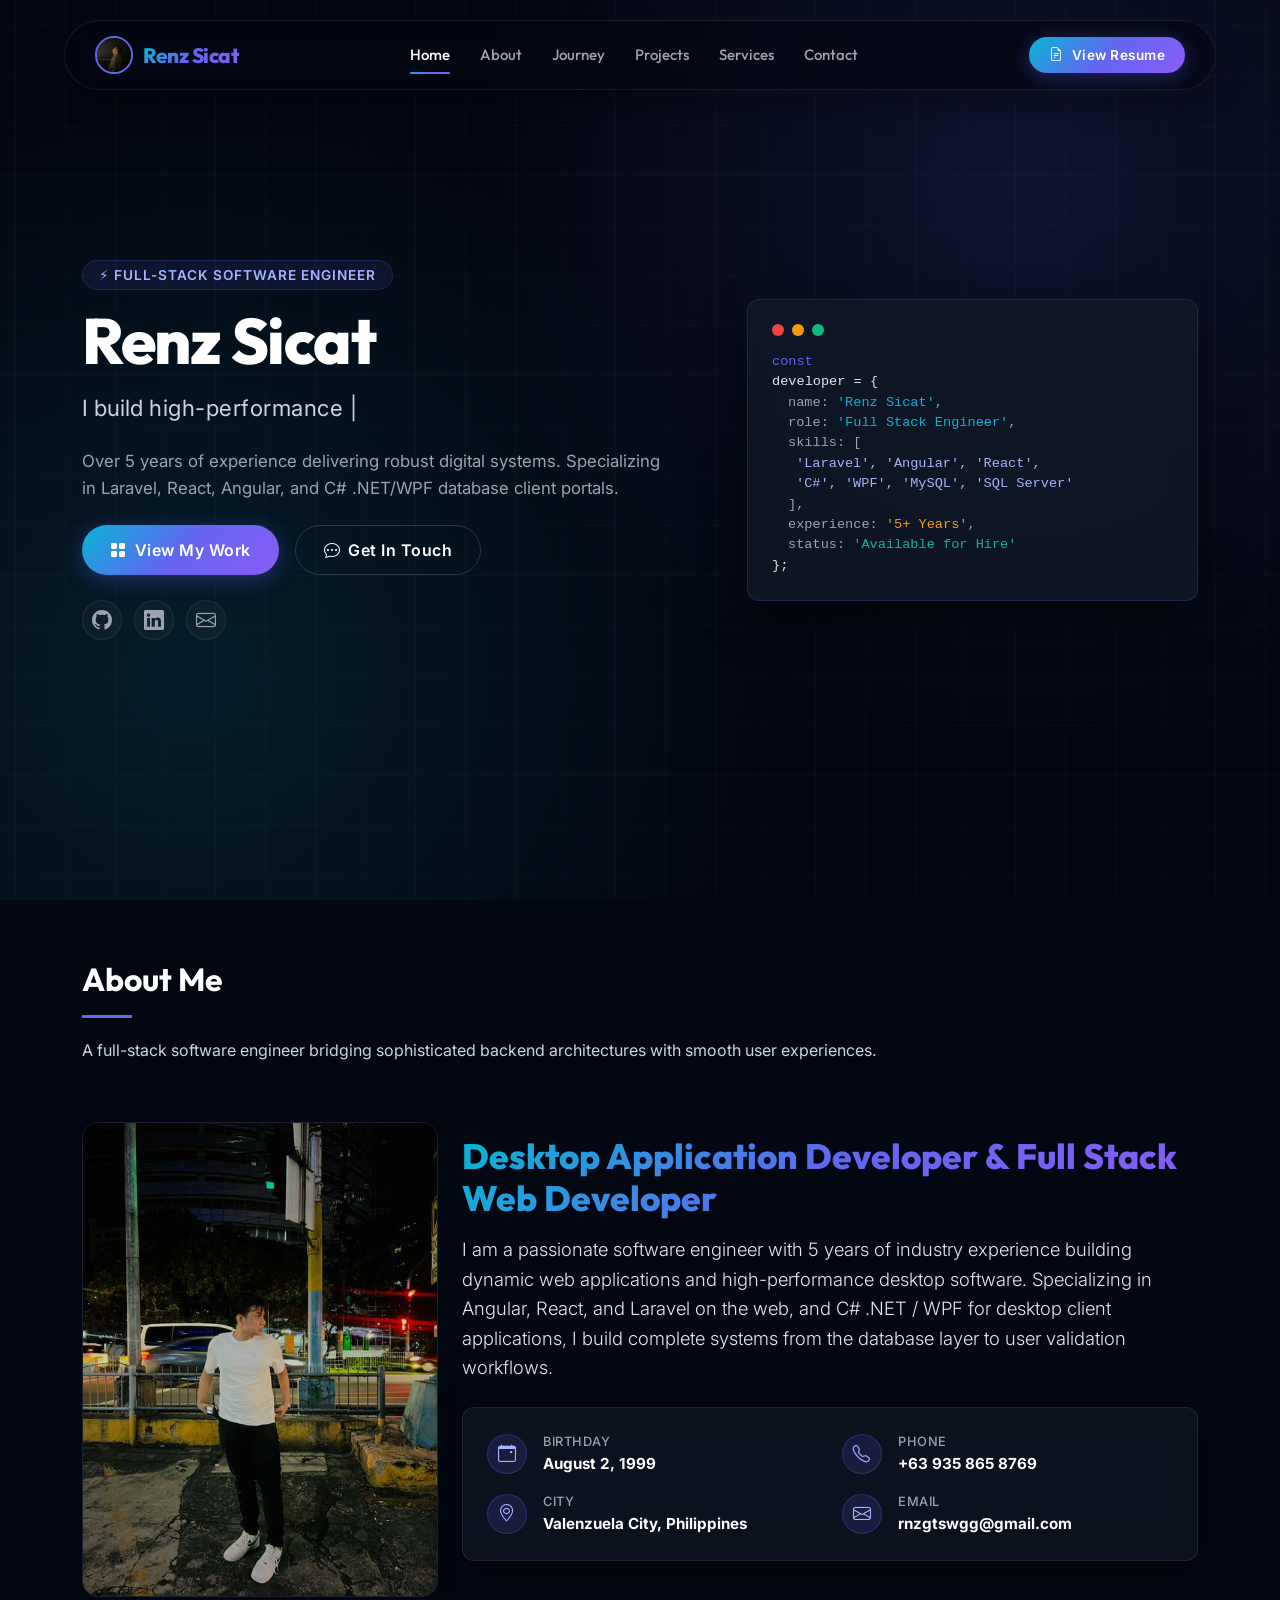
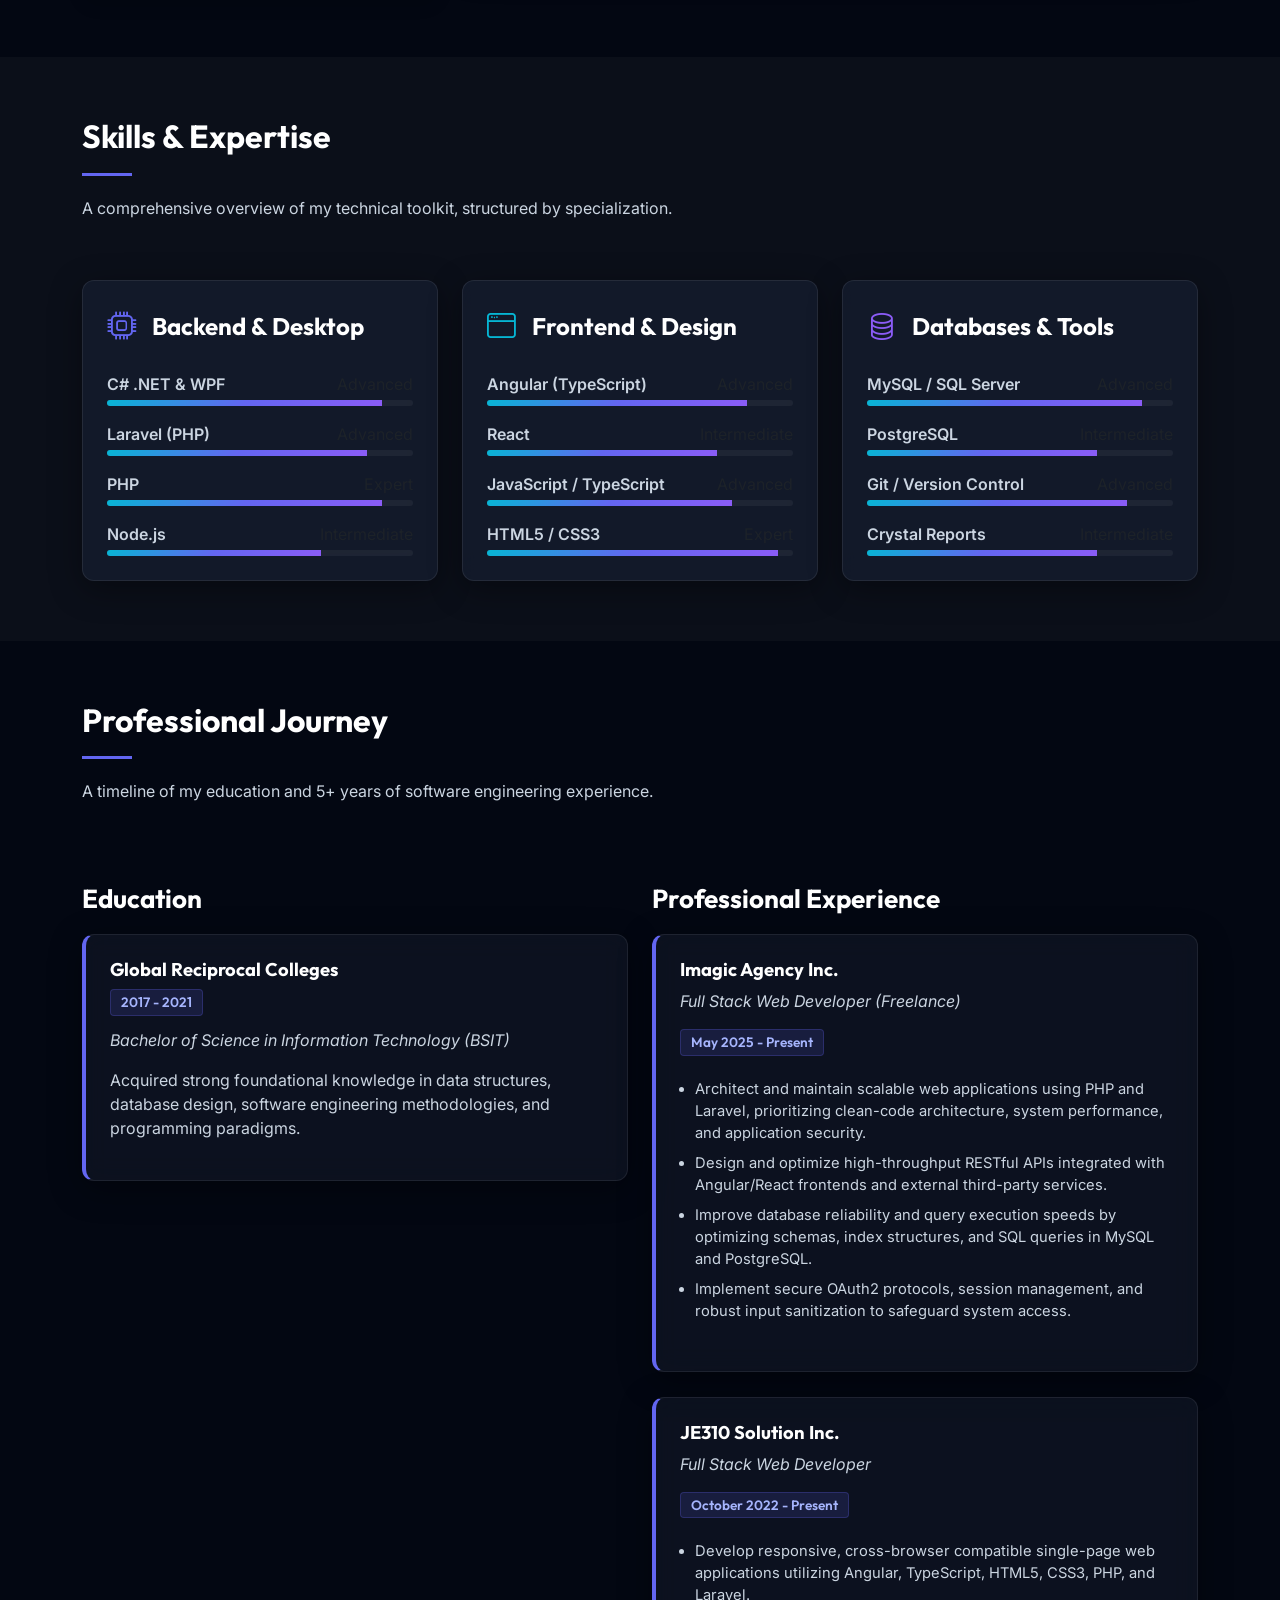
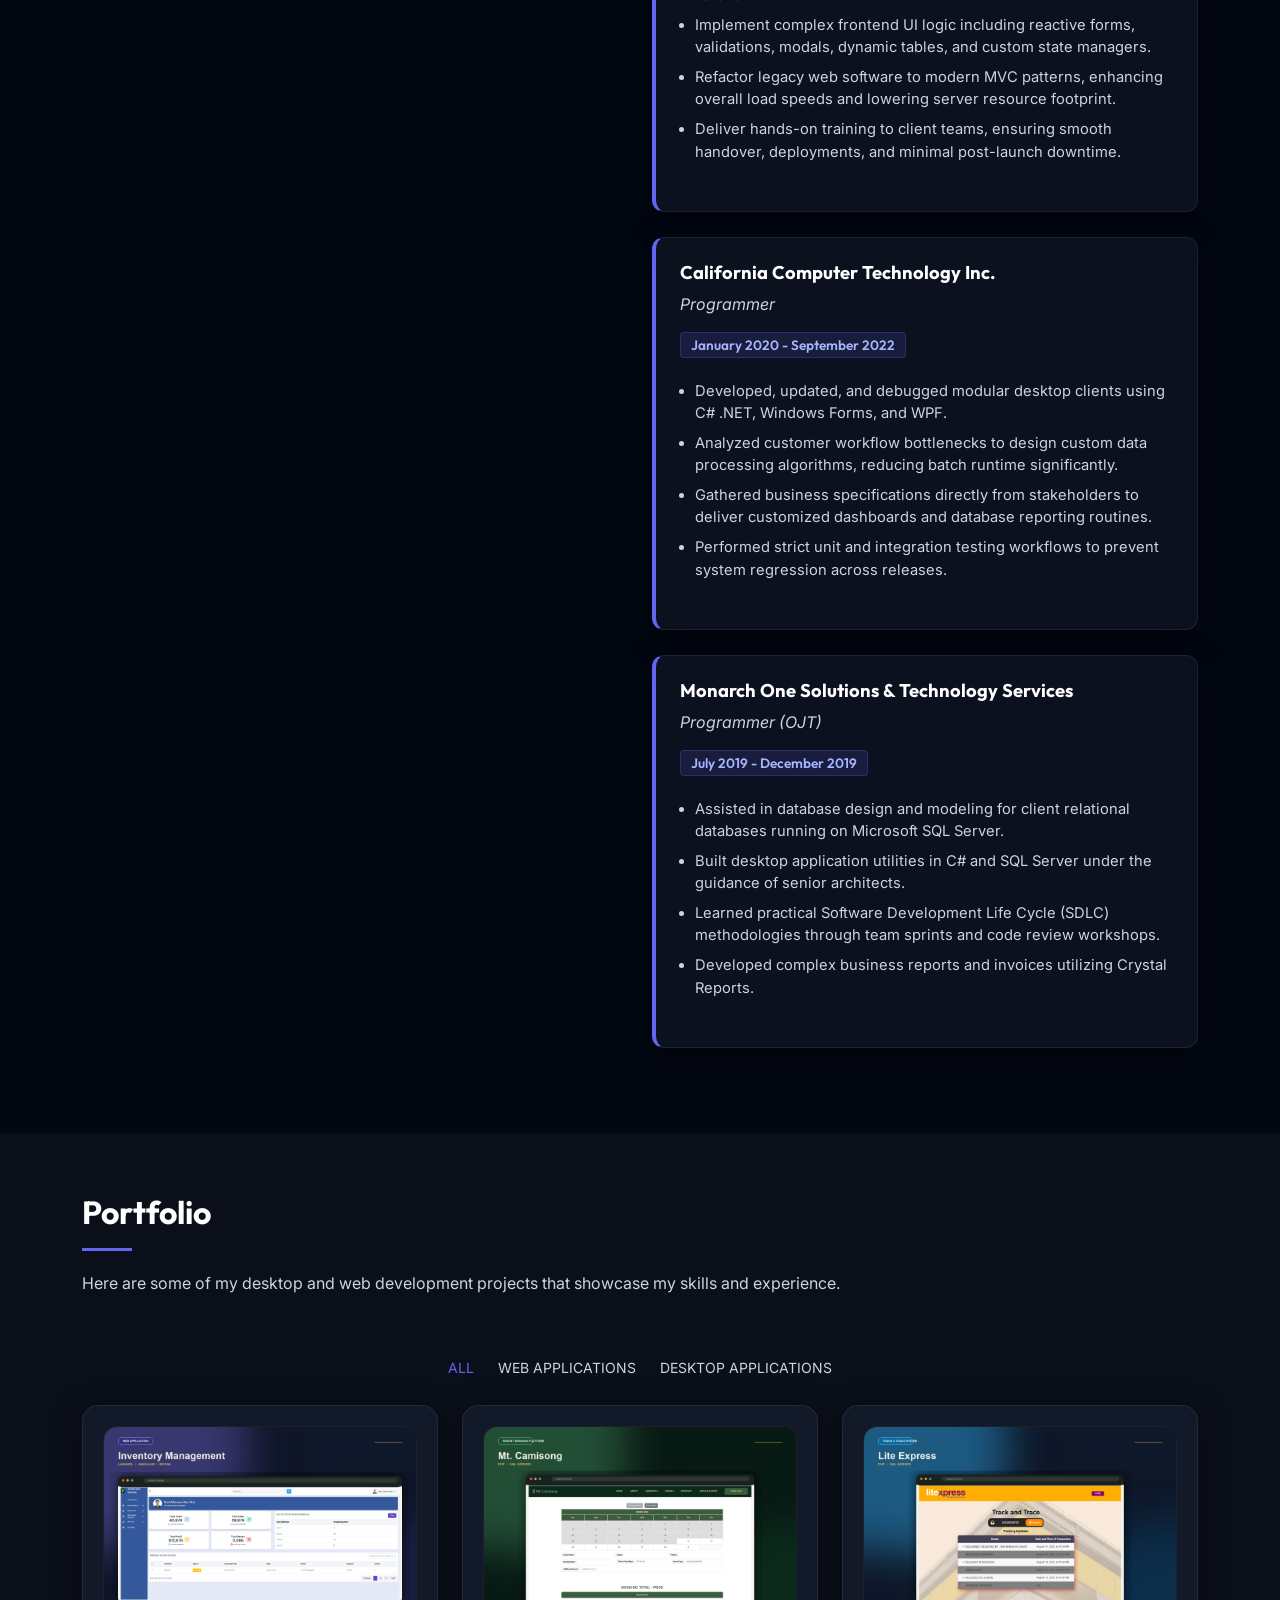
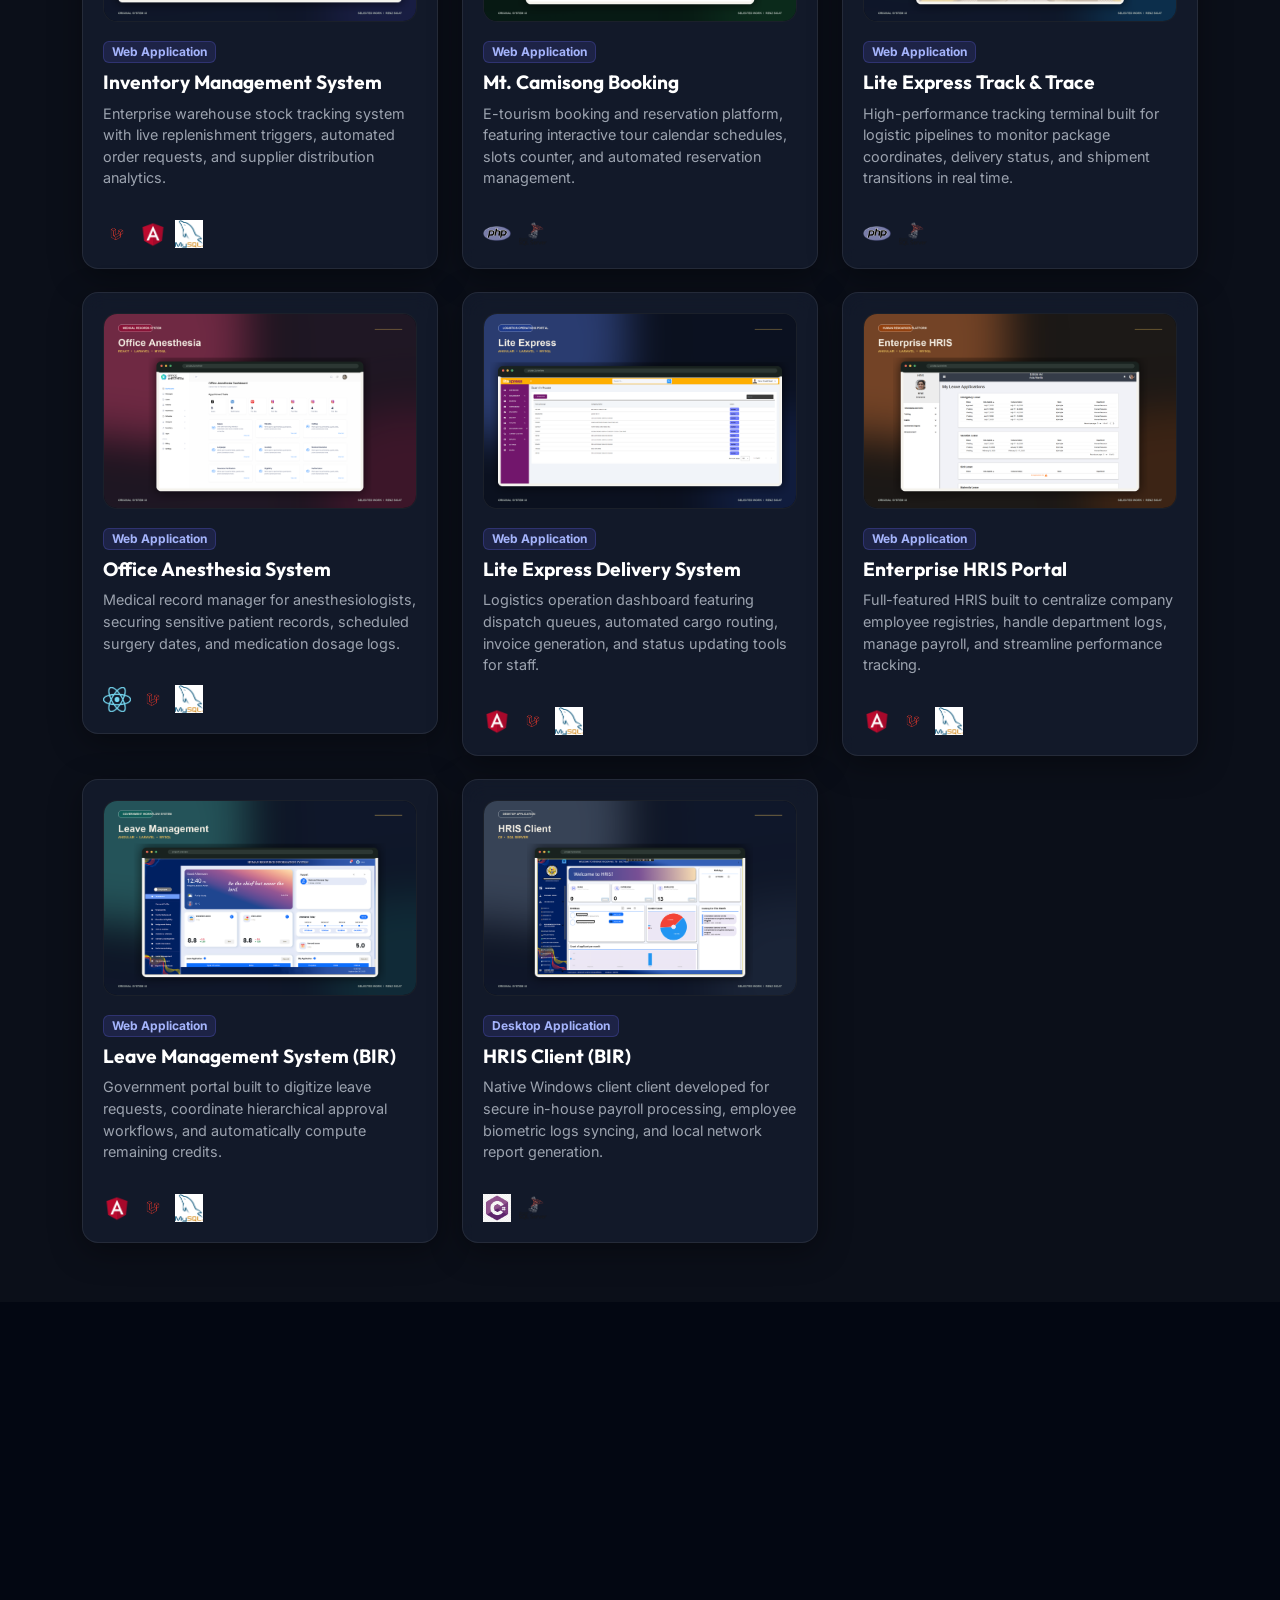
<file: index.html>
<!DOCTYPE html>
<html lang="en">

<head>
  <meta charset="utf-8">
  <meta content="width=device-width, initial-scale=1.0" name="viewport">
  <title>Renz Resume</title>
  <meta content="" name="description">
  <meta content="" name="keywords">

  <!-- Favicons -->
  <link href="assets/img/apple-touch-icon.png" rel="apple-touch-icon">

  <!-- Fonts -->
  <link href="https://fonts.googleapis.com" rel="preconnect">
  <link href="https://fonts.gstatic.com" rel="preconnect" crossorigin>
  <link
    href="https://fonts.googleapis.com/css2?family=Inter:wght@300;400;500;600;700&family=Outfit:wght@400;500;600;700;800&display=swap"
    rel="stylesheet">

  <!-- Vendor CSS Files -->
  <link href="assets/vendor/bootstrap/css/bootstrap.min.css" rel="stylesheet">
  <link href="assets/vendor/bootstrap-icons/bootstrap-icons.css" rel="stylesheet">
  <link href="assets/vendor/aos/aos.css" rel="stylesheet">
  <link href="assets/vendor/glightbox/css/glightbox.min.css" rel="stylesheet">
  <link href="assets/vendor/swiper/swiper-bundle.min.css" rel="stylesheet">

  <!-- Main CSS File -->
  <link href="assets/css/main.css" rel="stylesheet">

  <!-- =======================================================
  * Template Name: iPortfolio
  * Template URL: https://bootstrapmade.com/iportfolio-bootstrap-portfolio-websites-template/
  * Updated: Jun 29 2024 with Bootstrap v5.3.3
  * Author: BootstrapMade.com
  * License: https://bootstrapmade.com/license/
  ======================================================== -->
</head>

<body class="index-page">

  <header id="header" class="header dark-background">
    <div class="header-brand">
      <img src="assets/img/main_photo.jpg" alt="Renz Sicat" class="img-fluid brand-avatar"
        style="width: 38px; height: 38px; object-fit: cover; border: 2px solid #6366f1;">
      <a href="index.html" class="logo-link">
        <h1 class="sitename">Renz Sicat</h1>
      </a>
    </div>

    <nav id="navmenu" class="navmenu">
      <ul>
        <li><a href="#hero" class="active">Home</a></li>
        <li><a href="#about">About</a></li>
        <li><a href="#resume">Journey</a></li>
        <li><a href="#portfolio">Projects</a></li>
        <li><a href="#services">Services</a></li>
        <li><a href="#contact">Contact</a></li>
      </ul>
    </nav>

    <div class="header-actions d-none d-lg-block">
      <a href="resume.html" target="_blank" class="btn-gradient"
        style="padding: 8px 20px; font-size: 0.85rem; border-radius: 30px;">
        <i class="bi bi-file-earmark-text"></i> View Resume
      </a>
    </div>

    <i class="header-toggle bi bi-list"></i>
  </header>

  <main class="main">

    <!-- Hero Section -->
    <section id="hero" class="hero section dark-background">

      <div class="container" data-aos="fade-up" data-aos-delay="100">
        <div class="row align-items-center gy-5">
          <!-- Text Content Column -->
          <div class="col-lg-7 text-start">
            <span class="d-inline-block px-3 py-1 mb-3 rounded-5"
              style="background: rgba(99, 102, 241, 0.1); border: 1px solid rgba(99, 102, 241, 0.2); font-size: 0.85rem; font-weight: 600; color: #a5b4fc; letter-spacing: 1px;">
              ⚡ FULL-STACK SOFTWARE ENGINEER
            </span>
            <h2 class="mb-3" style="font-family: 'Outfit', sans-serif;">Renz Sicat</h2>
            <p class="mb-4" style="line-height: 1.4; color: #cbd5e1; font-size: 1.4rem;">
              I build <span class="typed"
                data-typed-items="high-performance React &amp; Angular web apps., scalable Laravel backend architectures., native C# .NET &amp; WPF desktop clients.">high-performance
                React &amp; Angular web apps.</span><span class="typed-cursor typed-cursor--blink"
                aria-hidden="true"></span>
            </p>
            <p class="lead mb-4" style="font-size: 1.05rem; line-height: 1.6; color: #9ca3af; max-width: 580px;">
              Over 5 years of experience delivering robust digital systems. Specializing in Laravel, React, Angular, and
              C# .NET/WPF database client portals.
            </p>
            <div class="d-flex flex-wrap gap-3 mb-4">
              <a href="#portfolio" class="btn-gradient">
                <i class="bi bi-grid-fill"></i> View My Work
              </a>
              <a href="#contact" class="btn-outline-glow">
                <i class="bi bi-chat-dots"></i> Get In Touch
              </a>
            </div>
            <div class="social-links d-flex align-items-center">
              <a href="https://github.com" target="_blank" title="GitHub"><i class="bi bi-github"></i></a>
              <a href="https://linkedin.com" target="_blank" title="LinkedIn"><i class="bi bi-linkedin"></i></a>
              <a href="mailto:rnzgtswgg@gmail.com" title="Email Me"><i class="bi bi-envelope"></i></a>
            </div>
          </div>

          <!-- Code Visual Column -->
          <div class="col-lg-5 d-none d-lg-block">
            <div class="glass-card p-4"
              style="font-family: 'Courier New', monospace; font-size: 0.85rem; border-color: rgba(99, 102, 241, 0.2); box-shadow: 0 20px 40px rgba(0,0,0,0.5);">
              <div class="d-flex gap-2 mb-3">
                <span
                  style="width: 12px; height: 12px; border-radius: 50%; background: #ef4444; display: inline-block;"></span>
                <span
                  style="width: 12px; height: 12px; border-radius: 50%; background: #f59e0b; display: inline-block;"></span>
                <span
                  style="width: 12px; height: 12px; border-radius: 50%; background: #10b981; display: inline-block;"></span>
              </div>
              <div style="color: #6366f1;">const</div>
              <div style="color: #e2e8f0; display: inline-block;">developer = {</div>
              <div class="ps-3" style="color: #9ca3af;">name: <span style="color: #06b6d4;">'Renz Sicat'</span>,</div>
              <div class="ps-3" style="color: #9ca3af;">role: <span style="color: #06b6d4;">'Full Stack
                  Engineer'</span>,</div>
              <div class="ps-3" style="color: #9ca3af;">skills: [</div>
              <div class="ps-4" style="color: #a5b4fc;">'Laravel', 'Angular', 'React',</div>
              <div class="ps-4" style="color: #a5b4fc;">'C#', 'WPF', 'MySQL', 'SQL Server'</div>
              <div class="ps-3" style="color: #9ca3af;">],</div>
              <div class="ps-3" style="color: #9ca3af;">experience: <span style="color: #f59e0b;">'5+ Years'</span>,
              </div>
              <div class="ps-3" style="color: #9ca3af;">status: <span style="color: #10b981;">'Available for
                  Hire'</span></div>
              <div style="color: #e2e8f0;">};</div>
            </div>
          </div>
        </div>
      </div>

    </section><!-- /Hero Section -->

    <!-- About Section -->
    <section id="about" class="about section">

      <!-- Section Title -->
      <div class="container section-title" data-aos="fade-up">
        <h2>About Me</h2>
        <p>A full-stack software engineer bridging sophisticated backend architectures with smooth user experiences.</p>
      </div><!-- End Section Title -->

      <div class="container" data-aos="fade-up" data-aos-delay="100">

        <div class="row gy-4 justify-content-center align-items-center">
          <div class="col-lg-4">
            <img src="assets/img/renzwhitetshirt.jpg" class="img-fluid rounded-4 shadow" alt="Renz Sicat"
              style="border: 1px solid rgba(255, 255, 255, 0.1);">
          </div>
          <div class="col-lg-8 content">
            <h3 class="mb-3"
              style="font-weight: 800; font-size: 2.2rem; background: var(--accent-gradient); -webkit-background-clip: text; -webkit-text-fill-color: transparent;">
              Desktop Application Developer &amp; Full Stack Web Developer</h3>
            <p class="lead mb-4" style="color: #e2e8f0; font-size: 1.15rem; line-height: 1.6;">
              I am a passionate software engineer with 5 years of industry experience building dynamic web applications
              and high-performance desktop software. Specializing in Angular, React, and Laravel on the web, and C# .NET
              / WPF for desktop client applications, I build complete systems from the database layer to user validation
              workflows.
            </p>
            <div class="glass-card mb-4" style="padding: 24px;">
              <div class="row gy-3">
                <div class="col-sm-6">
                  <div class="d-flex align-items-center gap-3">
                    <div class="d-flex align-items-center justify-content-center rounded-circle"
                      style="width: 40px; height: 40px; background: rgba(99, 102, 241, 0.15); border: 1px solid rgba(99, 102, 241, 0.25);">
                      <i class="bi bi-calendar-event" style="color: #a5b4fc; font-size: 1.1rem;"></i>
                    </div>
                    <div>
                      <small class="d-block"
                        style="color: #9ca3af; font-size: 0.8rem; font-weight: 500; text-transform: uppercase; letter-spacing: 0.5px;">Birthday</small>
                      <strong class="d-block" style="color: #ffffff; font-size: 0.95rem; margin-top: 2px;">August 2,
                        1999</strong>
                    </div>
                  </div>
                </div>
                <div class="col-sm-6">
                  <div class="d-flex align-items-center gap-3">
                    <div class="d-flex align-items-center justify-content-center rounded-circle"
                      style="width: 40px; height: 40px; background: rgba(99, 102, 241, 0.15); border: 1px solid rgba(99, 102, 241, 0.25);">
                      <i class="bi bi-telephone" style="color: #a5b4fc; font-size: 1.1rem;"></i>
                    </div>
                    <div>
                      <small class="d-block"
                        style="color: #9ca3af; font-size: 0.8rem; font-weight: 500; text-transform: uppercase; letter-spacing: 0.5px;">Phone</small>
                      <strong class="d-block" style="color: #ffffff; font-size: 0.95rem; margin-top: 2px;">+63 935 865
                        8769</strong>
                    </div>
                  </div>
                </div>
                <div class="col-sm-6">
                  <div class="d-flex align-items-center gap-3">
                    <div class="d-flex align-items-center justify-content-center rounded-circle"
                      style="width: 40px; height: 40px; background: rgba(99, 102, 241, 0.15); border: 1px solid rgba(99, 102, 241, 0.25);">
                      <i class="bi bi-geo-alt" style="color: #a5b4fc; font-size: 1.1rem;"></i>
                    </div>
                    <div>
                      <small class="d-block"
                        style="color: #9ca3af; font-size: 0.8rem; font-weight: 500; text-transform: uppercase; letter-spacing: 0.5px;">City</small>
                      <strong class="d-block" style="color: #ffffff; font-size: 0.95rem; margin-top: 2px;">Valenzuela
                        City, Philippines</strong>
                    </div>
                  </div>
                </div>
                <div class="col-sm-6">
                  <div class="d-flex align-items-center gap-3">
                    <div class="d-flex align-items-center justify-content-center rounded-circle"
                      style="width: 40px; height: 40px; background: rgba(99, 102, 241, 0.15); border: 1px solid rgba(99, 102, 241, 0.25);">
                      <i class="bi bi-envelope" style="color: #a5b4fc; font-size: 1.1rem;"></i>
                    </div>
                    <div>
                      <small class="d-block"
                        style="color: #9ca3af; font-size: 0.8rem; font-weight: 500; text-transform: uppercase; letter-spacing: 0.5px;">Email</small>
                      <strong class="d-block"
                        style="color: #ffffff; font-size: 0.95rem; margin-top: 2px;">rnzgtswgg@gmail.com</strong>
                    </div>
                  </div>
                </div>
              </div>
            </div>
          </div>
        </div>

      </div>

    </section><!-- /About Section -->


    <!-- Skills Section -->
    <section id="skills" class="skills section light-background">

      <!-- Section Title -->
      <div class="container section-title" data-aos="fade-up">
        <h2>Skills &amp; Expertise</h2>
        <p>A comprehensive overview of my technical toolkit, structured by specialization.</p>
      </div><!-- End Section Title -->

      <div class="container" data-aos="fade-up" data-aos-delay="100">

        <div class="row gy-4">

          <!-- Backend & Desktop Development -->
          <div class="col-lg-4 col-md-6" data-aos="fade-up" data-aos-delay="100">
            <div class="glass-card h-100">
              <div class="d-flex align-items-center mb-4">
                <div class="icon me-3" style="font-size: 1.8rem; color: #6366f1;"><i class="bi bi-cpu"></i></div>
                <h4 class="m-0" style="font-weight: 700; color: #ffffff;">Backend &amp; Desktop</h4>
              </div>
              <div class="d-flex flex-column gap-3">
                <div class="skill-item">
                  <div class="d-flex justify-content-between mb-1">
                    <span class="fw-semibold">C# .NET &amp; WPF</span>
                    <span class="text-muted">Advanced</span>
                  </div>
                  <div class="progress-bar-wrap"
                    style="height: 6px; background: rgba(255,255,255,0.05); border-radius: 3px; overflow: hidden;">
                    <div style="width: 90%; height: 100%; background: var(--accent-gradient);"></div>
                  </div>
                </div>
                <div class="skill-item">
                  <div class="d-flex justify-content-between mb-1">
                    <span class="fw-semibold">Laravel (PHP)</span>
                    <span class="text-muted">Advanced</span>
                  </div>
                  <div class="progress-bar-wrap"
                    style="height: 6px; background: rgba(255,255,255,0.05); border-radius: 3px; overflow: hidden;">
                    <div style="width: 85%; height: 100%; background: var(--accent-gradient);"></div>
                  </div>
                </div>
                <div class="skill-item">
                  <div class="d-flex justify-content-between mb-1">
                    <span class="fw-semibold">PHP</span>
                    <span class="text-muted">Expert</span>
                  </div>
                  <div class="progress-bar-wrap"
                    style="height: 6px; background: rgba(255,255,255,0.05); border-radius: 3px; overflow: hidden;">
                    <div style="width: 90%; height: 100%; background: var(--accent-gradient);"></div>
                  </div>
                </div>
                <div class="skill-item">
                  <div class="d-flex justify-content-between mb-1">
                    <span class="fw-semibold">Node.js</span>
                    <span class="text-muted">Intermediate</span>
                  </div>
                  <div class="progress-bar-wrap"
                    style="height: 6px; background: rgba(255,255,255,0.05); border-radius: 3px; overflow: hidden;">
                    <div style="width: 70%; height: 100%; background: var(--accent-gradient);"></div>
                  </div>
                </div>
              </div>
            </div>
          </div>

          <!-- Frontend Development -->
          <div class="col-lg-4 col-md-6" data-aos="fade-up" data-aos-delay="200">
            <div class="glass-card h-100">
              <div class="d-flex align-items-center mb-4">
                <div class="icon me-3" style="font-size: 1.8rem; color: #06b6d4;"><i class="bi bi-window"></i></div>
                <h4 class="m-0" style="font-weight: 700; color: #ffffff;">Frontend &amp; Design</h4>
              </div>
              <div class="d-flex flex-column gap-3">
                <div class="skill-item">
                  <div class="d-flex justify-content-between mb-1">
                    <span class="fw-semibold">Angular (TypeScript)</span>
                    <span class="text-muted">Advanced</span>
                  </div>
                  <div class="progress-bar-wrap"
                    style="height: 6px; background: rgba(255,255,255,0.05); border-radius: 3px; overflow: hidden;">
                    <div style="width: 85%; height: 100%; background: var(--accent-gradient);"></div>
                  </div>
                </div>
                <div class="skill-item">
                  <div class="d-flex justify-content-between mb-1">
                    <span class="fw-semibold">React</span>
                    <span class="text-muted">Intermediate</span>
                  </div>
                  <div class="progress-bar-wrap"
                    style="height: 6px; background: rgba(255,255,255,0.05); border-radius: 3px; overflow: hidden;">
                    <div style="width: 75%; height: 100%; background: var(--accent-gradient);"></div>
                  </div>
                </div>
                <div class="skill-item">
                  <div class="d-flex justify-content-between mb-1">
                    <span class="fw-semibold">JavaScript / TypeScript</span>
                    <span class="text-muted">Advanced</span>
                  </div>
                  <div class="progress-bar-wrap"
                    style="height: 6px; background: rgba(255,255,255,0.05); border-radius: 3px; overflow: hidden;">
                    <div style="width: 80%; height: 100%; background: var(--accent-gradient);"></div>
                  </div>
                </div>
                <div class="skill-item">
                  <div class="d-flex justify-content-between mb-1">
                    <span class="fw-semibold">HTML5 / CSS3</span>
                    <span class="text-muted">Expert</span>
                  </div>
                  <div class="progress-bar-wrap"
                    style="height: 6px; background: rgba(255,255,255,0.05); border-radius: 3px; overflow: hidden;">
                    <div style="width: 95%; height: 100%; background: var(--accent-gradient);"></div>
                  </div>
                </div>
              </div>
            </div>
          </div>

          <!-- Databases & Operations -->
          <div class="col-lg-4 col-md-6" data-aos="fade-up" data-aos-delay="300">
            <div class="glass-card h-100">
              <div class="d-flex align-items-center mb-4">
                <div class="icon me-3" style="font-size: 1.8rem; color: #8b5cf6;"><i class="bi bi-database"></i></div>
                <h4 class="m-0" style="font-weight: 700; color: #ffffff;">Databases &amp; Tools</h4>
              </div>
              <div class="d-flex flex-column gap-3">
                <div class="skill-item">
                  <div class="d-flex justify-content-between mb-1">
                    <span class="fw-semibold">MySQL / SQL Server</span>
                    <span class="text-muted">Advanced</span>
                  </div>
                  <div class="progress-bar-wrap"
                    style="height: 6px; background: rgba(255,255,255,0.05); border-radius: 3px; overflow: hidden;">
                    <div style="width: 90%; height: 100%; background: var(--accent-gradient);"></div>
                  </div>
                </div>
                <div class="skill-item">
                  <div class="d-flex justify-content-between mb-1">
                    <span class="fw-semibold">PostgreSQL</span>
                    <span class="text-muted">Intermediate</span>
                  </div>
                  <div class="progress-bar-wrap"
                    style="height: 6px; background: rgba(255,255,255,0.05); border-radius: 3px; overflow: hidden;">
                    <div style="width: 75%; height: 100%; background: var(--accent-gradient);"></div>
                  </div>
                </div>
                <div class="skill-item">
                  <div class="d-flex justify-content-between mb-1">
                    <span class="fw-semibold">Git / Version Control</span>
                    <span class="text-muted">Advanced</span>
                  </div>
                  <div class="progress-bar-wrap"
                    style="height: 6px; background: rgba(255,255,255,0.05); border-radius: 3px; overflow: hidden;">
                    <div style="width: 85%; height: 100%; background: var(--accent-gradient);"></div>
                  </div>
                </div>
                <div class="skill-item">
                  <div class="d-flex justify-content-between mb-1">
                    <span class="fw-semibold">Crystal Reports</span>
                    <span class="text-muted">Intermediate</span>
                  </div>
                  <div class="progress-bar-wrap"
                    style="height: 6px; background: rgba(255,255,255,0.05); border-radius: 3px; overflow: hidden;">
                    <div style="width: 75%; height: 100%; background: var(--accent-gradient);"></div>
                  </div>
                </div>
              </div>
            </div>
          </div>

        </div>

      </div>

    </section><!-- /Skills Section -->

    <!-- Resume Section -->
    <section id="resume" class="resume section">

      <!-- Section Title -->
      <div class="container section-title" data-aos="fade-up">
        <h2>Professional Journey</h2>
        <p>A timeline of my education and 5+ years of software engineering experience.</p>
      </div><!-- End Section Title -->

      <div class="container">

        <div class="row">

          <div class="col-lg-6" data-aos="fade-up" data-aos-delay="100">
            <h3 class="resume-title">Education</h3>
            <div class="resume-item">
              <h4 style="color: #ffffff;">Global Reciprocal Colleges</h4>
              <h5>2017 - 2021</h5>
              <p><em>Bachelor of Science in Information Technology (BSIT)</em></p>
              <p>Acquired strong foundational knowledge in data structures, database design, software engineering
                methodologies, and programming paradigms.</p>
            </div><!-- End Resume Item -->
          </div>

          <div class="col-lg-6" data-aos="fade-up" data-aos-delay="200">
            <h3 class="resume-title">Professional Experience</h3>

            <div class="resume-item">
              <h4 style="color: #ffffff;">Imagic Agency Inc.</h4>
              <p><em>Full Stack Web Developer (Freelance)</em></p>
              <h5>May 2025 - Present</h5>
              <ul>
                <li>Architect and maintain scalable web applications using PHP and Laravel, prioritizing clean-code
                  architecture, system performance, and application security.</li>
                <li>Design and optimize high-throughput RESTful APIs integrated with Angular/React frontends and
                  external third-party services.</li>
                <li>Improve database reliability and query execution speeds by optimizing schemas, index structures, and
                  SQL queries in MySQL and PostgreSQL.</li>
                <li>Implement secure OAuth2 protocols, session management, and robust input sanitization to safeguard
                  system access.</li>
              </ul>
            </div><!-- End Resume Item -->

            <div class="resume-item">
              <h4 style="color: #ffffff;">JE310 Solution Inc.</h4>
              <p><em>Full Stack Web Developer</em></p>
              <h5>October 2022 - Present</h5>
              <ul>
                <li>Develop responsive, cross-browser compatible single-page web applications utilizing Angular,
                  TypeScript, HTML5, CSS3, PHP, and Laravel.</li>
                <li>Implement complex frontend UI logic including reactive forms, validations, modals, dynamic tables,
                  and custom state managers.</li>
                <li>Refactor legacy web software to modern MVC patterns, enhancing overall load speeds and lowering
                  server resource footprint.</li>
                <li>Deliver hands-on training to client teams, ensuring smooth handover, deployments, and minimal
                  post-launch downtime.</li>
              </ul>
            </div><!-- End Resume Item -->

            <div class="resume-item">
              <h4 style="color: #ffffff;">California Computer Technology Inc.</h4>
              <p><em>Programmer</em></p>
              <h5>January 2020 - September 2022</h5>
              <ul>
                <li>Developed, updated, and debugged modular desktop clients using C# .NET, Windows Forms, and WPF.</li>
                <li>Analyzed customer workflow bottlenecks to design custom data processing algorithms, reducing batch
                  runtime significantly.</li>
                <li>Gathered business specifications directly from stakeholders to deliver customized dashboards and
                  database reporting routines.</li>
                <li>Performed strict unit and integration testing workflows to prevent system regression across
                  releases.</li>
              </ul>
            </div><!-- End Resume Item -->

            <div class="resume-item">
              <h4 style="color: #ffffff;">Monarch One Solutions &amp; Technology Services</h4>
              <p><em>Programmer (OJT)</em></p>
              <h5>July 2019 - December 2019</h5>
              <ul>
                <li>Assisted in database design and modeling for client relational databases running on Microsoft SQL
                  Server.</li>
                <li>Built desktop application utilities in C# and SQL Server under the guidance of senior architects.
                </li>
                <li>Learned practical Software Development Life Cycle (SDLC) methodologies through team sprints and code
                  review workshops.</li>
                <li>Developed complex business reports and invoices utilizing Crystal Reports.</li>
              </ul>
            </div><!-- End Resume Item -->

          </div>

        </div>

      </div>

    </section><!-- /Resume Section -->

    <!-- Portfolio Section -->
    <section id="portfolio" class="portfolio section light-background">

      <!-- Section Title -->
      <div class="container section-title" data-aos="fade-up">
        <h2>Portfolio</h2>
        <p>Here are some of my desktop and web development projects that showcase my skills and experience.</p>
      </div><!-- End Section Title -->

      <div class="container">

        <div class="isotope-layout" data-default-filter="*" data-layout="masonry" data-sort="original-order">

          <ul class="portfolio-filters isotope-filters" data-aos="fade-up" data-aos-delay="100">
            <li data-filter="*" class="filter-active">All</li>
            <li data-filter=".filter-web">Web Applications</li>
            <li data-filter=".filter-desktop">Desktop Applications</li>
          </ul><!-- End Portfolio Filters -->

          <div class="row gy-4 isotope-container" data-aos="fade-up" data-aos-delay="200">

            <!-- Inventory Management System -->
            <div class="col-lg-4 col-md-6 portfolio-item isotope-item filter-web">
              <div class="project-card">
                <div class="project-artwork mb-3">
                  <img src="assets/img/portfolio/framed/inventory-portfolio.png" class="project-artwork-image"
                    alt="Inventory Management System">
                  <div class="portfolio-links">
                    <a href="assets/img/portfolio/framed/inventory-portfolio.png" data-gallery="portfolio-gallery"
                      class="glightbox preview-link"><i class="bi bi-zoom-in"></i></a>
                  </div>
                </div>
                <div class="mb-3">
                  <span class="badge mb-2"
                    style="background: rgba(99, 102, 241, 0.15); color: #a5b4fc; border: 1px solid rgba(99, 102, 241, 0.25);">Web
                    Application</span>
                  <h5 class="project-title m-0">Inventory Management System</h5>
                  <p class="project-desc mt-2">Enterprise warehouse stock tracking system with live replenishment
                    triggers, automated order requests, and supplier distribution analytics.</p>
                </div>
                <div class="tech-stack">
                  <img src="assets/img/icons/laravel.png" alt="Laravel" class="tech-icon" title="Laravel">
                  <img src="assets/img/icons/angular.png" alt="Angular" class="tech-icon" title="Angular">
                  <img src="assets/img/icons/mysql.png" alt="MySQL" class="tech-icon" title="MySQL">
                </div>
              </div>
            </div>

            <!-- Mt. Camisong Booking System -->
            <div class="col-lg-4 col-md-6 portfolio-item isotope-item filter-web">
              <div class="project-card">
                <div class="project-artwork mb-3">
                  <img src="assets/img/portfolio/framed/mt-camisong-portfolio.png" class="project-artwork-image"
                    alt="Mt. Camisong Booking System">
                  <div class="portfolio-links">
                    <a href="assets/img/portfolio/framed/mt-camisong-portfolio.png" data-gallery="portfolio-gallery"
                      class="glightbox preview-link"><i class="bi bi-zoom-in"></i></a>
                  </div>
                </div>
                <div class="mb-3">
                  <span class="badge mb-2"
                    style="background: rgba(99, 102, 241, 0.15); color: #a5b4fc; border: 1px solid rgba(99, 102, 241, 0.25);">Web
                    Application</span>
                  <h5 class="project-title m-0">Mt. Camisong Booking</h5>
                  <p class="project-desc mt-2">E-tourism booking and reservation platform, featuring interactive tour
                    calendar schedules, slots counter, and automated reservation management.</p>
                </div>
                <div class="tech-stack">
                  <img src="assets/img/icons/php.png" alt="PHP" class="tech-icon" title="PHP">
                  <img src="assets/img/icons/sql server.png" alt="SQL Server" class="tech-icon" title="SQL Server">
                </div>
              </div>
            </div>

            <!-- Lite Express Track and Trace -->
            <div class="col-lg-4 col-md-6 portfolio-item isotope-item filter-web">
              <div class="project-card">
                <div class="project-artwork mb-3">
                  <img src="assets/img/portfolio/framed/lite-express-tracking-portfolio.png"
                    class="project-artwork-image" alt="Lite Express Track and Trace">
                  <div class="portfolio-links">
                    <a href="assets/img/portfolio/framed/lite-express-tracking-portfolio.png" data-gallery="portfolio-gallery"
                      class="glightbox preview-link"><i class="bi bi-zoom-in"></i></a>
                  </div>
                </div>
                <div class="mb-3">
                  <span class="badge mb-2"
                    style="background: rgba(99, 102, 241, 0.15); color: #a5b4fc; border: 1px solid rgba(99, 102, 241, 0.25);">Web
                    Application</span>
                  <h5 class="project-title m-0">Lite Express Track &amp; Trace</h5>
                  <p class="project-desc mt-2">High-performance tracking terminal built for logistic pipelines to
                    monitor package coordinates, delivery status, and shipment transitions in real time.</p>
                </div>
                <div class="tech-stack">
                  <img src="assets/img/icons/php.png" alt="PHP" class="tech-icon" title="PHP">
                  <img src="assets/img/icons/sql server.png" alt="SQL Server" class="tech-icon" title="SQL Server">
                </div>
              </div>
            </div>

            <!-- Office Anesthesia System -->
            <div class="col-lg-4 col-md-6 portfolio-item isotope-item filter-web">
              <div class="project-card">
                <div class="project-artwork mb-3">
                  <img src="assets/img/portfolio/framed/office-anesthesia-portfolio.png" class="project-artwork-image"
                    alt="Office Anesthesia System">
                  <div class="portfolio-links">
                    <a href="assets/img/portfolio/framed/office-anesthesia-portfolio.png" data-gallery="portfolio-gallery"
                      class="glightbox preview-link"><i class="bi bi-zoom-in"></i></a>
                  </div>
                </div>
                <div class="mb-3">
                  <span class="badge mb-2"
                    style="background: rgba(99, 102, 241, 0.15); color: #a5b4fc; border: 1px solid rgba(99, 102, 241, 0.25);">Web
                    Application</span>
                  <h5 class="project-title m-0">Office Anesthesia System</h5>
                  <p class="project-desc mt-2">Medical record manager for anesthesiologists, securing sensitive patient
                    records, scheduled surgery dates, and medication dosage logs.</p>
                </div>
                <div class="tech-stack">
                  <img src="assets/img/icons/react.png" alt="React" class="tech-icon" title="React">
                  <img src="assets/img/icons/laravel.png" alt="Laravel" class="tech-icon" title="Laravel">
                  <img src="assets/img/icons/mysql.png" alt="MySQL" class="tech-icon" title="MySQL">
                </div>
              </div>
            </div>

            <!-- Lite Express Logistics Portal -->
            <div class="col-lg-4 col-md-6 portfolio-item isotope-item filter-web">
              <div class="project-card">
                <div class="project-artwork mb-3">
                  <img src="assets/img/portfolio/framed/lite-express-logistics-portfolio.png" class="project-artwork-image"
                    alt="Lite Express Logistics Portal">
                  <div class="portfolio-links">
                    <a href="assets/img/portfolio/framed/lite-express-logistics-portfolio.png" data-gallery="portfolio-gallery"
                      class="glightbox preview-link"><i class="bi bi-zoom-in"></i></a>
                  </div>
                </div>
                <div class="mb-3">
                  <span class="badge mb-2"
                    style="background: rgba(99, 102, 241, 0.15); color: #a5b4fc; border: 1px solid rgba(99, 102, 241, 0.25);">Web
                    Application</span>
                  <h5 class="project-title m-0">Lite Express Delivery System</h5>
                  <p class="project-desc mt-2">Logistics operation dashboard featuring dispatch queues, automated cargo
                    routing, invoice generation, and status updating tools for staff.</p>
                </div>
                <div class="tech-stack">
                  <img src="assets/img/icons/angular.png" alt="Angular" class="tech-icon" title="Angular">
                  <img src="assets/img/icons/laravel.png" alt="Laravel" class="tech-icon" title="Laravel">
                  <img src="assets/img/icons/mysql.png" alt="MySQL" class="tech-icon" title="MySQL">
                </div>
              </div>
            </div>

            <!-- HRIS -->
            <div class="col-lg-4 col-md-6 portfolio-item isotope-item filter-web">
              <div class="project-card">
                <div class="project-artwork mb-3">
                  <img src="assets/img/portfolio/framed/hris-portfolio.png" class="project-artwork-image" alt="HRIS">
                  <div class="portfolio-links">
                    <a href="assets/img/portfolio/framed/hris-portfolio.png" data-gallery="portfolio-gallery"
                      class="glightbox preview-link"><i class="bi bi-zoom-in"></i></a>
                  </div>
                </div>
                <div class="mb-3">
                  <span class="badge mb-2"
                    style="background: rgba(99, 102, 241, 0.15); color: #a5b4fc; border: 1px solid rgba(99, 102, 241, 0.25);">Web
                    Application</span>
                  <h5 class="project-title m-0">Enterprise HRIS Portal</h5>
                  <p class="project-desc mt-2">Full-featured HRIS built to centralize company employee registries,
                    handle department logs, manage payroll, and streamline performance tracking.</p>
                </div>
                <div class="tech-stack">
                  <img src="assets/img/icons/angular.png" alt="Angular" class="tech-icon" title="Angular">
                  <img src="assets/img/icons/laravel.png" alt="Laravel" class="tech-icon" title="Laravel">
                  <img src="assets/img/icons/mysql.png" alt="MySQL" class="tech-icon" title="MySQL">
                </div>
              </div>
            </div>

            <!-- Leave Management System (BIR) -->
            <div class="col-lg-4 col-md-6 portfolio-item isotope-item filter-web">
              <div class="project-card">
                <div class="project-artwork mb-3">
                  <img src="assets/img/portfolio/framed/leave-management-portfolio.png"
                    class="project-artwork-image" alt="Leave Management System (BIR)">
                  <div class="portfolio-links">
                    <a href="assets/img/portfolio/framed/leave-management-portfolio.png" data-gallery="portfolio-gallery"
                      class="glightbox preview-link"><i class="bi bi-zoom-in"></i></a>
                  </div>
                </div>
                <div class="mb-3">
                  <span class="badge mb-2"
                    style="background: rgba(99, 102, 241, 0.15); color: #a5b4fc; border: 1px solid rgba(99, 102, 241, 0.25);">Web
                    Application</span>
                  <h5 class="project-title m-0">Leave Management System (BIR)</h5>
                  <p class="project-desc mt-2">Government portal built to digitize leave requests, coordinate
                    hierarchical approval workflows, and automatically compute remaining credits.</p>
                </div>
                <div class="tech-stack">
                  <img src="assets/img/icons/angular.png" alt="Angular" class="tech-icon" title="Angular">
                  <img src="assets/img/icons/laravel.png" alt="Laravel" class="tech-icon" title="Laravel">
                  <img src="assets/img/icons/mysql.png" alt="MySQL" class="tech-icon" title="MySQL">
                </div>
              </div>
            </div>

            <!-- HRIS (BIR) -->
            <div class="col-lg-4 col-md-6 portfolio-item isotope-item filter-desktop">
              <div class="project-card">
                <div class="project-artwork mb-3">
                  <img src="assets/img/portfolio/framed/hris-bir-portfolio.png" class="project-artwork-image"
                    alt="HRIS (BIR)">
                  <div class="portfolio-links">
                    <a href="assets/img/portfolio/framed/hris-bir-portfolio.png" data-gallery="portfolio-gallery"
                      class="glightbox preview-link"><i class="bi bi-zoom-in"></i></a>
                  </div>
                </div>
                <div class="mb-3">
                  <span class="badge mb-2"
                    style="background: rgba(99, 102, 241, 0.15); color: #a5b4fc; border: 1px solid rgba(99, 102, 241, 0.25);">Desktop
                    Application</span>
                  <h5 class="project-title m-0">HRIS Client (BIR)</h5>
                  <p class="project-desc mt-2">Native Windows client client developed for secure in-house payroll
                    processing, employee biometric logs syncing, and local network report generation.</p>
                </div>
                <div class="tech-stack">
                  <img src="assets/img/icons/csharp.png" alt="C#" class="tech-icon" title="C#">
                  <img src="assets/img/icons/sql server.png" alt="SQL Server" class="tech-icon" title="SQL Server">
                </div>
              </div>
            </div>

          </div><!-- End Row -->

        </div><!-- End Isotope -->

      </div><!-- End Container -->


      </div>

    </section><!-- /Portfolio Section -->

    <!-- Services Section -->
    <section id="services" class="services section">

      <!-- Section Title -->
      <div class="container section-title" data-aos="fade-up">
        <h2>Services</h2>
        <p>These are the services I offer as a Full Stack Web Developer — from front-end design to back-end development,
          I build complete and efficient web solutions tailored to your needs.</p>
      </div><!-- End Section Title -->

      <div class="container">

        <div class="row gy-4">

          <div class="col-lg-4 col-md-6" data-aos="fade-up" data-aos-delay="100">
            <div class="service-item d-flex">
              <div class="icon flex-shrink-0"><i class="bi bi-briefcase"></i></div>
              <div>
                <h4 class="title"><a href="#services" class="stretched-link">Custom Web Applications</a></h4>
                <p class="description">Architecting high-performance single-page applications and responsive platforms
                  using modern frameworks like Angular and React alongside Laravel backends.</p>
              </div>
            </div>
          </div>
          <!-- End Service Item -->

          <div class="col-lg-4 col-md-6" data-aos="fade-up" data-aos-delay="200">
            <div class="service-item d-flex">
              <div class="icon flex-shrink-0"><i class="bi bi-card-checklist"></i></div>
              <div>
                <h4 class="title"><a href="#services" class="stretched-link">Native Desktop Clients</a></h4>
                <p class="description">Developing fast and secure offline-capable Windows client programs utilizing C#
                  .NET, Windows Forms, and WPF with integrated database layers.</p>
              </div>
            </div>
          </div><!-- End Service Item -->

          <div class="col-lg-4 col-md-6" data-aos="fade-up" data-aos-delay="300">
            <div class="service-item d-flex">
              <div class="icon flex-shrink-0"><i class="bi bi-cpu"></i></div>
              <div>
                <h4 class="title"><a href="#services" class="stretched-link">RESTful API Engineering</a></h4>
                <p class="description">Designing and documenting scalable, secure endpoints for frontend communication,
                  third-party integrations, and web service coordination.</p>
              </div>
            </div>
          </div><!-- End Service Item -->

          <div class="col-lg-4 col-md-6" data-aos="fade-up" data-aos-delay="400">
            <div class="service-item d-flex">
              <div class="icon flex-shrink-0"><i class="bi bi-database"></i></div>
              <div>
                <h4 class="title"><a href="#services" class="stretched-link">Database Schema Tuning</a></h4>
                <p class="description">Designing complex relational databases, writing stored procedures, modeling keys,
                  and fine-tuning query indexes in SQL Server and MySQL.</p>
              </div>
            </div>
          </div><!-- End Service Item -->

          <div class="col-lg-4 col-md-6" data-aos="fade-up" data-aos-delay="500">
            <div class="service-item d-flex">
              <div class="icon flex-shrink-0"><i class="bi bi-lightning-charge"></i></div>
              <div>
                <h4 class="title"><a href="#services" class="stretched-link">System Refactoring & Optimization</a></h4>
                <p class="description">Auditing existing software structures to improve query speeds, reduce rendering
                  bottlenecks, update deprecated libraries, and enforce security policies.</p>
              </div>
            </div>
          </div><!-- End Service Item -->

          <div class="col-lg-4 col-md-6" data-aos="fade-up" data-aos-delay="600">
            <div class="service-item d-flex">
              <div class="icon flex-shrink-0"><i class="bi bi-hdd-network"></i></div>
              <div>
                <h4 class="title"><a href="#services" class="stretched-link">CI/CD & Server Deployment</a></h4>
                <p class="description">Configuring web server hosting environments, automated repository triggers, SSL
                  certificates installation, and local development testing workflows.</p>
              </div>
            </div>
          </div><!-- End Service Item -->

        </div>

      </div>

    </section><!-- /Services Section -->

    <!-- Testimonials Section -->

    <!-- Contact Section -->
    <section id="contact" class="contact section">

      <!-- Section Title -->
      <div class="container section-title" data-aos="fade-up">
        <h2>Contact</h2>
        <p>Interested in building something great together? Let’s connect and bring your ideas to life.</p>
      </div><!-- End Section Title -->

      <div class="container" data-aos="fade-up" data-aos-delay="100">

        <div class="row gy-4">

          <div class="col-lg-5">

            <div class="info-wrap">
              <div class="info-item d-flex" data-aos="fade-up" data-aos-delay="200">
                <i class="bi bi-geo-alt flex-shrink-0"></i>
                <div>
                  <h3>Address</h3>
                  <p>62 A Pablo St karuhatan valenzuela city</p>
                </div>
              </div><!-- End Info Item -->

              <div class="info-item d-flex" data-aos="fade-up" data-aos-delay="300">
                <i class="bi bi-telephone flex-shrink-0"></i>
                <div>
                  <h3>Call me</h3>
                  <p>+639358658769</p>
                </div>
              </div><!-- End Info Item -->

              <div class="info-item d-flex" data-aos="fade-up" data-aos-delay="400">
                <i class="bi bi-envelope flex-shrink-0"></i>
                <div>
                  <h3>Email Us</h3>
                  <p>rnzgtswgg@gmail.com</p>
                </div>
              </div><!-- End Info Item -->

              <iframe
                src="https://www.google.com/maps/embed?pb=!1m18!1m12!1m3!1d3859.38756104479!2d120.9647029759053!3d14.690661774863761!2m3!1f0!2f0!3f0!3m2!1i1024!2i768!4f13.1!3m3!1m2!1s0x3397b40b796a5515%3A0x780a5364ee1fc939!2s62%20A.%20Pablo%20St%2C%20Valenzuela%2C%201441%20Metro%20Manila!5e0!3m2!1sen!2sph!4v1761173800966!5m2!1sen!2sph"
                frameborder="0" style="border:0; width: 100%; height: 270px;" allowfullscreen="" loading="lazy"
                referrerpolicy="no-referrer-when-downgrade"></iframe>
            </div>
          </div>

          <div class="col-lg-7">
            <form action="forms/contact.php" method="post" class="php-email-form" data-aos="fade-up"
              data-aos-delay="200">
              <div class="row gy-4">

                <div class="col-md-6">
                  <label for="name-field" class="pb-2">Your Name</label>
                  <input type="text" name="name" id="name-field" class="form-control" required="">
                </div>

                <div class="col-md-6">
                  <label for="email-field" class="pb-2">Your Email</label>
                  <input type="email" class="form-control" name="email" id="email-field" required="">
                </div>

                <div class="col-md-12">
                  <label for="subject-field" class="pb-2">Subject</label>
                  <input type="text" class="form-control" name="subject" id="subject-field" required="">
                </div>

                <div class="col-md-12">
                  <label for="message-field" class="pb-2">Message</label>
                  <textarea class="form-control" name="message" rows="10" id="message-field" required=""></textarea>
                </div>

                <div class="col-md-12 text-center">
                  <div class="loading">Loading</div>
                  <div class="error-message"></div>
                  <div class="sent-message">Your message has been sent. Thank you!</div>

                  <button type="submit">Send Message</button>
                </div>

              </div>
            </form>
          </div><!-- End Contact Form -->

        </div>

      </div>

    </section><!-- /Contact Section -->

  </main>



  <!-- Scroll Top -->
  <a href="#" id="scroll-top" class="scroll-top d-flex align-items-center justify-content-center"><i
      class="bi bi-arrow-up-short"></i></a>

  <!-- Preloader -->
  <div id="preloader"></div>

  <!-- Vendor JS Files -->
  <script src="assets/vendor/bootstrap/js/bootstrap.bundle.min.js"></script>
  <script src="assets/vendor/php-email-form/validate.js"></script>
  <script src="assets/vendor/aos/aos.js"></script>
  <script src="assets/vendor/typed.js/typed.umd.js"></script>
  <script src="assets/vendor/purecounter/purecounter_vanilla.js"></script>
  <script src="assets/vendor/waypoints/noframework.waypoints.js"></script>
  <script src="assets/vendor/glightbox/js/glightbox.min.js"></script>
  <script src="assets/vendor/imagesloaded/imagesloaded.pkgd.min.js"></script>
  <script src="assets/vendor/isotope-layout/isotope.pkgd.min.js"></script>
  <script src="assets/vendor/swiper/swiper-bundle.min.js"></script>

  <!-- Main JS File -->
  <script src="assets/js/main.js"></script>

</body>

</html>
</file>
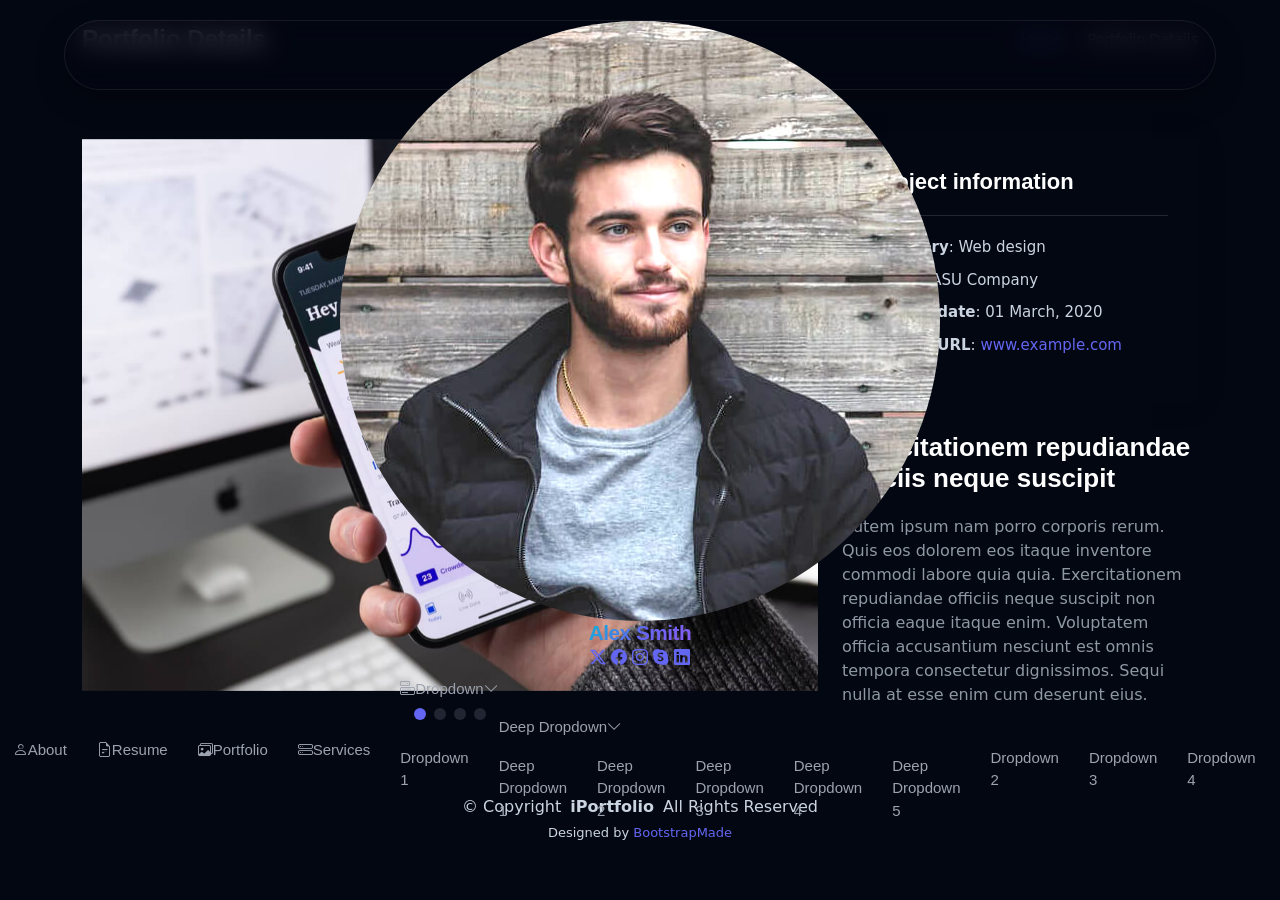
<file: portfolio-details.html>
<!DOCTYPE html>
<html lang="en">

<head>
  <meta charset="utf-8">
  <meta content="width=device-width, initial-scale=1.0" name="viewport">
  <title>Portfolio Details - iPortfolio Bootstrap Template</title>
  <meta content="" name="description">
  <meta content="" name="keywords">

  <!-- Favicons -->
  <link href="assets/img/favicon.png" rel="icon">
  <link href="assets/img/apple-touch-icon.png" rel="apple-touch-icon">

  <!-- Fonts -->
  <link href="https://fonts.googleapis.com" rel="preconnect">
  <link href="https://fonts.gstatic.com" rel="preconnect" crossorigin>
  <link href="https://fonts.googleapis.com/css2?family=Roboto:ital,wght@0,100;0,300;0,400;0,500;0,700;0,900;1,100;1,300;1,400;1,500;1,700;1,900&family=Poppins:ital,wght@0,100;0,200;0,300;0,400;0,500;0,600;0,700;0,800;0,900;1,100;1,200;1,300;1,400;1,500;1,600;1,700;1,800;1,900&family=Raleway:ital,wght@0,100;0,200;0,300;0,400;0,500;0,600;0,700;0,800;0,900;1,100;1,200;1,300;1,400;1,500;1,600;1,700;1,800;1,900&display=swap" rel="stylesheet">

  <!-- Vendor CSS Files -->
  <link href="assets/vendor/bootstrap/css/bootstrap.min.css" rel="stylesheet">
  <link href="assets/vendor/bootstrap-icons/bootstrap-icons.css" rel="stylesheet">
  <link href="assets/vendor/aos/aos.css" rel="stylesheet">
  <link href="assets/vendor/glightbox/css/glightbox.min.css" rel="stylesheet">
  <link href="assets/vendor/swiper/swiper-bundle.min.css" rel="stylesheet">

  <!-- Main CSS File -->
  <link href="assets/css/main.css" rel="stylesheet">

  <!-- =======================================================
  * Template Name: iPortfolio
  * Template URL: https://bootstrapmade.com/iportfolio-bootstrap-portfolio-websites-template/
  * Updated: Jun 29 2024 with Bootstrap v5.3.3
  * Author: BootstrapMade.com
  * License: https://bootstrapmade.com/license/
  ======================================================== -->
</head>

<body class="portfolio-details-page">

  <header id="header" class="header dark-background d-flex flex-column">
    <i class="header-toggle d-xl-none bi bi-list"></i>

    <div class="profile-img">
      <img src="assets/img/my-profile-img.jpg" alt="" class="img-fluid rounded-circle">
    </div>

    <a href="index.html" class="logo d-flex align-items-center justify-content-center">
      <!-- Uncomment the line below if you also wish to use an image logo -->
      <!-- <img src="assets/img/logo.png" alt=""> -->
      <h1 class="sitename">Alex Smith</h1>
    </a>

    <div class="social-links text-center">
      <a href="#" class="twitter"><i class="bi bi-twitter-x"></i></a>
      <a href="#" class="facebook"><i class="bi bi-facebook"></i></a>
      <a href="#" class="instagram"><i class="bi bi-instagram"></i></a>
      <a href="#" class="google-plus"><i class="bi bi-skype"></i></a>
      <a href="#" class="linkedin"><i class="bi bi-linkedin"></i></a>
    </div>

    <nav id="navmenu" class="navmenu">
      <ul>
        <li><a href="#hero"><i class="bi bi-house navicon"></i>Home</a></li>
        <li><a href="#about"><i class="bi bi-person navicon"></i> About</a></li>
        <li><a href="#resume"><i class="bi bi-file-earmark-text navicon"></i> Resume</a></li>
        <li><a href="#portfolio"><i class="bi bi-images navicon"></i> Portfolio</a></li>
        <li><a href="#services"><i class="bi bi-hdd-stack navicon"></i> Services</a></li>
        <li class="dropdown"><a href="#"><i class="bi bi-menu-button navicon"></i> <span>Dropdown</span> <i class="bi bi-chevron-down toggle-dropdown"></i></a>
          <ul>
            <li><a href="#">Dropdown 1</a></li>
            <li class="dropdown"><a href="#"><span>Deep Dropdown</span> <i class="bi bi-chevron-down toggle-dropdown"></i></a>
              <ul>
                <li><a href="#">Deep Dropdown 1</a></li>
                <li><a href="#">Deep Dropdown 2</a></li>
                <li><a href="#">Deep Dropdown 3</a></li>
                <li><a href="#">Deep Dropdown 4</a></li>
                <li><a href="#">Deep Dropdown 5</a></li>
              </ul>
            </li>
            <li><a href="#">Dropdown 2</a></li>
            <li><a href="#">Dropdown 3</a></li>
            <li><a href="#">Dropdown 4</a></li>
          </ul>
        </li>
        <li><a href="#contact"><i class="bi bi-envelope navicon"></i> Contact</a></li>
      </ul>
    </nav>

  </header>

  <main class="main">

    <!-- Page Title -->
    <div class="page-title dark-background">
      <div class="container d-lg-flex justify-content-between align-items-center">
        <h1 class="mb-2 mb-lg-0">Portfolio Details</h1>
        <nav class="breadcrumbs">
          <ol>
            <li><a href="index.html">Home</a></li>
            <li class="current">Portfolio Details</li>
          </ol>
        </nav>
      </div>
    </div><!-- End Page Title -->

    <!-- Portfolio Details Section -->
    <section id="portfolio-details" class="portfolio-details section">

      <div class="container" data-aos="fade-up" data-aos-delay="100">

        <div class="row gy-4">

          <div class="col-lg-8">
            <div class="portfolio-details-slider swiper init-swiper">

              <script type="application/json" class="swiper-config">
                {
                  "loop": true,
                  "speed": 600,
                  "autoplay": {
                    "delay": 5000
                  },
                  "slidesPerView": "auto",
                  "pagination": {
                    "el": ".swiper-pagination",
                    "type": "bullets",
                    "clickable": true
                  }
                }
              </script>

              <div class="swiper-wrapper align-items-center">

                <div class="swiper-slide">
                  <img src="assets/img/portfolio/app-1.jpg" alt="">
                </div>

                <div class="swiper-slide">
                  <img src="assets/img/portfolio/product-1.jpg" alt="">
                </div>

                <div class="swiper-slide">
                  <img src="assets/img/portfolio/branding-1.jpg" alt="">
                </div>

                <div class="swiper-slide">
                  <img src="assets/img/portfolio/books-1.jpg" alt="">
                </div>

              </div>
              <div class="swiper-pagination"></div>
            </div>
          </div>

          <div class="col-lg-4">
            <div class="portfolio-info" data-aos="fade-up" data-aos-delay="200">
              <h3>Project information</h3>
              <ul>
                <li><strong>Category</strong>: Web design</li>
                <li><strong>Client</strong>: ASU Company</li>
                <li><strong>Project date</strong>: 01 March, 2020</li>
                <li><strong>Project URL</strong>: <a href="#">www.example.com</a></li>
              </ul>
            </div>
            <div class="portfolio-description" data-aos="fade-up" data-aos-delay="300">
              <h2>Exercitationem repudiandae officiis neque suscipit</h2>
              <p>
                Autem ipsum nam porro corporis rerum. Quis eos dolorem eos itaque inventore commodi labore quia quia. Exercitationem repudiandae officiis neque suscipit non officia eaque itaque enim. Voluptatem officia accusantium nesciunt est omnis tempora consectetur dignissimos. Sequi nulla at esse enim cum deserunt eius.
              </p>
            </div>
          </div>

        </div>

      </div>

    </section><!-- /Portfolio Details Section -->

  </main>

  <footer id="footer" class="footer position-relative light-background">

    <div class="container">
      <div class="copyright text-center ">
        <p>© <span>Copyright</span> <strong class="px-1 sitename">iPortfolio</strong> <span>All Rights Reserved</span></p>
      </div>
      <div class="credits">
        <!-- All the links in the footer should remain intact. -->
        <!-- You can delete the links only if you've purchased the pro version. -->
        <!-- Licensing information: https://bootstrapmade.com/license/ -->
        <!-- Purchase the pro version with working PHP/AJAX contact form: [buy-url] -->
        Designed by <a href="https://bootstrapmade.com/">BootstrapMade</a>
      </div>
    </div>

  </footer>

  <!-- Scroll Top -->
  <a href="#" id="scroll-top" class="scroll-top d-flex align-items-center justify-content-center"><i class="bi bi-arrow-up-short"></i></a>

  <!-- Preloader -->
  <div id="preloader"></div>

  <!-- Vendor JS Files -->
  <script src="assets/vendor/bootstrap/js/bootstrap.bundle.min.js"></script>
  <script src="assets/vendor/php-email-form/validate.js"></script>
  <script src="assets/vendor/aos/aos.js"></script>
  <script src="assets/vendor/typed.js/typed.umd.js"></script>
  <script src="assets/vendor/purecounter/purecounter_vanilla.js"></script>
  <script src="assets/vendor/waypoints/noframework.waypoints.js"></script>
  <script src="assets/vendor/glightbox/js/glightbox.min.js"></script>
  <script src="assets/vendor/imagesloaded/imagesloaded.pkgd.min.js"></script>
  <script src="assets/vendor/isotope-layout/isotope.pkgd.min.js"></script>
  <script src="assets/vendor/swiper/swiper-bundle.min.js"></script>

  <!-- Main JS File -->
  <script src="assets/js/main.js"></script>

</body>

</html>
</file>
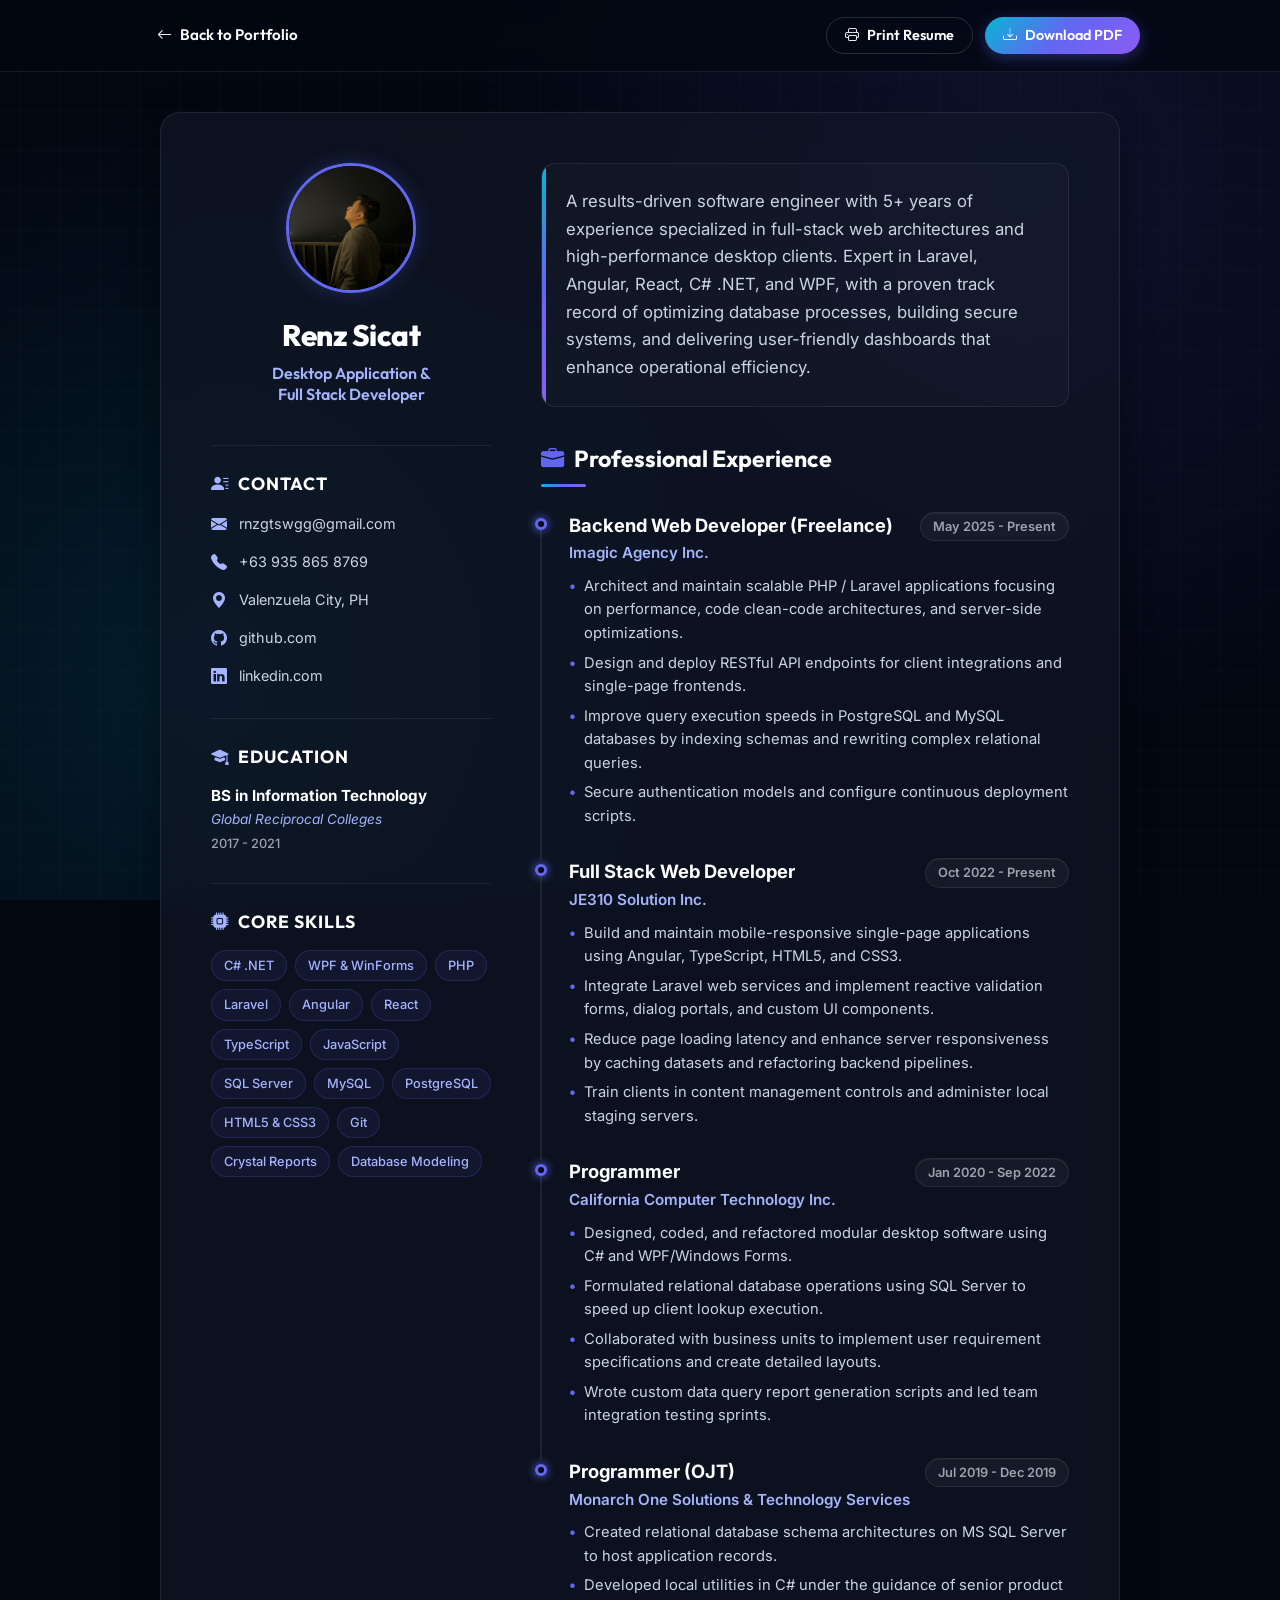
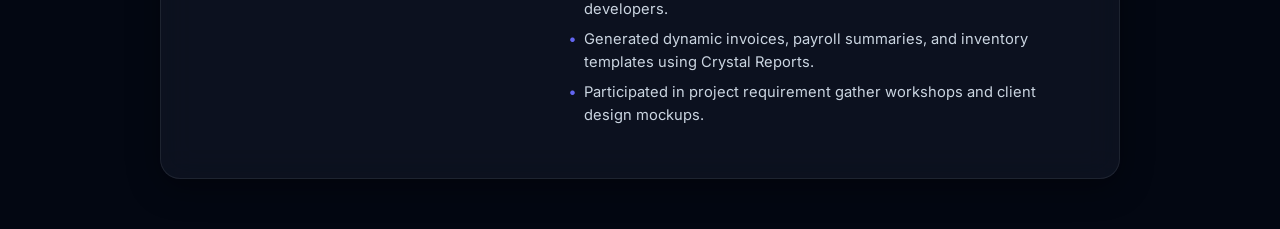
<file: resume.html>
<!DOCTYPE html>
<html lang="en">
<head>
  <meta charset="UTF-8">
  <meta name="viewport" content="width=device-width, initial-scale=1.0">
  <title>Renz Sicat - Resume</title>
  
  <!-- Meta tags for SEO -->
  <meta name="description" content="Resume of Renz Sicat, Desktop Application & Full Stack Web Developer. Specializing in Laravel, Angular, React, C# .NET, and WPF.">
  <meta name="keywords" content="Renz Sicat, Resume, Developer, Portfolio, Software Engineer, Laravel, Angular, React, C# .NET, WPF">
  
  <!-- Fonts and Icons -->
  <link rel="preconnect" href="https://fonts.googleapis.com">
  <link rel="preconnect" href="https://fonts.gstatic.com" crossorigin>
  <link href="https://fonts.googleapis.com/css2?family=Inter:wght@300;400;500;600;700&family=Outfit:wght@400;500;600;700;800&display=swap" rel="stylesheet">
  <link href="https://cdn.jsdelivr.net/npm/bootstrap-icons@1.11.3/font/bootstrap-icons.min.css" rel="stylesheet">
  
  <style>
    :root {
      --bg-color: #030712;
      --text-main: #cbd5e1;
      --text-light: #ffffff;
      --text-muted: #9ca3af;
      --accent: #6366f1;
      --accent-light: #a5b4fc;
      --accent-gradient: linear-gradient(135deg, #06b6d4 0%, #6366f1 50%, #8b5cf6 100%);
      --surface: rgba(17, 24, 39, 0.65);
      --border: rgba(255, 255, 255, 0.08);
      --shadow: 0 8px 32px 0 rgba(0, 0, 0, 0.37);
      --glow-shadow: 0 0 15px rgba(99, 102, 241, 0.15);
    }

    * {
      box-sizing: border-box;
      margin: 0;
      padding: 0;
    }

    body {
      font-family: 'Inter', sans-serif;
      background-color: var(--bg-color);
      background-image: 
        radial-gradient(circle at 80% 20%, rgba(99, 102, 241, 0.12) 0%, transparent 45%),
        radial-gradient(circle at 15% 75%, rgba(6, 182, 212, 0.12) 0%, transparent 45%),
        linear-gradient(rgba(255, 255, 255, 0.015) 1px, transparent 1px),
        linear-gradient(90deg, rgba(255, 255, 255, 0.015) 1px, transparent 1px);
      background-size: 100% 100%, 100% 100%, 40px 40px, 40px 40px;
      background-position: center;
      background-attachment: fixed;
      color: var(--text-main);
      line-height: 1.5;
      padding: 0 0 50px 0;
    }

    /* Floating Navigation / Action Bar */
    .action-header {
      position: sticky;
      top: 0;
      z-index: 100;
      background: rgba(3, 7, 18, 0.75);
      backdrop-filter: blur(12px);
      -webkit-backdrop-filter: blur(12px);
      border-bottom: 1px solid var(--border);
      padding: 15px 20px;
      margin-bottom: 40px;
    }

    .action-header-container {
      max-width: 1000px;
      margin: 0 auto;
      display: flex;
      justify-content: space-between;
      align-items: center;
    }

    .back-btn {
      display: inline-flex;
      align-items: center;
      gap: 8px;
      color: var(--text-light);
      text-decoration: none;
      font-family: 'Outfit', sans-serif;
      font-weight: 600;
      font-size: 0.95rem;
      transition: all 0.3s ease;
      padding: 8px 16px;
      border-radius: 20px;
      border: 1px solid transparent;
    }

    .back-btn:hover {
      color: var(--accent-light);
      background: rgba(255, 255, 255, 0.03);
      border-color: var(--border);
    }

    .action-buttons {
      display: flex;
      gap: 12px;
    }

    .action-btn {
      display: inline-flex;
      align-items: center;
      gap: 8px;
      text-decoration: none;
      padding: 8px 18px;
      border-radius: 20px;
      font-family: 'Outfit', sans-serif;
      font-size: 0.9rem;
      font-weight: 600;
      cursor: pointer;
      transition: all 0.3s ease;
    }

    .primary-btn {
      background: var(--accent-gradient);
      color: #ffffff;
      border: none;
      box-shadow: 0 4px 15px rgba(99, 102, 241, 0.35);
    }

    .primary-btn:hover {
      transform: translateY(-2px);
      box-shadow: 0 6px 20px rgba(99, 102, 241, 0.5);
      opacity: 0.95;
    }

    .secondary-btn {
      background: transparent;
      color: var(--text-light);
      border: 1px solid rgba(255, 255, 255, 0.15);
    }

    .secondary-btn:hover {
      background: rgba(255, 255, 255, 0.05);
      border-color: rgba(99, 102, 241, 0.4);
      box-shadow: 0 0 10px rgba(99, 102, 241, 0.15);
      transform: translateY(-1px);
    }

    /* Resume Container Layout */
    .resume-container {
      max-width: 1000px;
      margin: 0 auto;
      padding: 0 20px;
    }

    .resume-glass-card {
      background: var(--surface);
      backdrop-filter: blur(16px);
      -webkit-backdrop-filter: blur(16px);
      border: 1px solid var(--border);
      border-radius: 20px;
      padding: 50px;
      box-shadow: var(--shadow);
    }

    .resume-grid {
      display: grid;
      grid-template-columns: 280px 1fr;
      gap: 50px;
    }

    /* Left Column (Sidebar) Styling */
    .resume-sidebar {
      display: flex;
      flex-direction: column;
      gap: 30px;
    }

    .profile-card {
      text-align: center;
      padding-bottom: 10px;
    }

    .avatar-container {
      width: 130px;
      height: 130px;
      margin: 0 auto 20px auto;
      border-radius: 50%;
      overflow: hidden;
      border: 3px solid var(--accent);
      box-shadow: 0 0 20px rgba(99, 102, 241, 0.25);
      position: relative;
    }

    .profile-avatar {
      width: 100%;
      height: 100%;
      object-fit: cover;
    }

    .profile-name {
      font-family: 'Outfit', sans-serif;
      font-size: 1.85rem;
      font-weight: 800;
      color: var(--text-light);
      margin-bottom: 6px;
      letter-spacing: -0.5px;
    }

    .profile-title {
      font-family: 'Outfit', sans-serif;
      font-size: 1rem;
      font-weight: 600;
      color: var(--accent-light);
      line-height: 1.3;
    }

    .sidebar-section {
      border-top: 1px solid var(--border);
      padding-top: 25px;
    }

    .section-title-sidebar {
      font-family: 'Outfit', sans-serif;
      font-size: 1.1rem;
      font-weight: 700;
      color: var(--text-light);
      text-transform: uppercase;
      letter-spacing: 1px;
      margin-bottom: 15px;
      display: flex;
      align-items: center;
      gap: 8px;
    }

    .section-title-sidebar i {
      color: var(--accent-light);
      font-size: 1.1rem;
    }

    .contact-list {
      display: flex;
      flex-direction: column;
      gap: 14px;
    }

    .contact-item {
      display: flex;
      align-items: center;
      gap: 12px;
      font-size: 0.9rem;
      color: var(--text-main);
    }

    .contact-item i {
      color: var(--accent-light);
      font-size: 1rem;
      width: 16px;
      text-align: center;
    }

    .contact-item a {
      color: var(--text-main);
      text-decoration: none;
      transition: color 0.2s ease;
    }

    .contact-item a:hover {
      color: var(--text-light);
      text-decoration: underline;
    }

    .education-item {
      display: flex;
      flex-direction: column;
      gap: 4px;
    }

    .edu-degree {
      font-weight: 700;
      font-size: 0.95rem;
      color: var(--text-light);
      line-height: 1.3;
    }

    .edu-school {
      font-size: 0.85rem;
      color: var(--accent-light);
      font-style: italic;
    }

    .edu-year {
      font-size: 0.8rem;
      color: var(--text-muted);
      font-weight: 500;
    }

    /* Skills Pill Tags */
    .skills-container {
      display: flex;
      flex-wrap: wrap;
      gap: 8px;
    }

    .skill-pill {
      display: inline-flex;
      align-items: center;
      padding: 5px 12px;
      background: rgba(99, 102, 241, 0.08);
      border: 1px solid rgba(99, 102, 241, 0.2);
      border-radius: 20px;
      color: #a5b4fc;
      font-size: 0.8rem;
      font-weight: 500;
      transition: all 0.2s ease;
    }

    .skill-pill:hover {
      background: rgba(99, 102, 241, 0.2);
      border-color: rgba(99, 102, 241, 0.5);
      color: #ffffff;
      transform: translateY(-1px);
      box-shadow: 0 2px 8px rgba(99, 102, 241, 0.2);
    }

    /* Right Column (Main Content) Styling */
    .resume-main {
      display: flex;
      flex-direction: column;
      gap: 35px;
    }

    .summary-card {
      background: rgba(255, 255, 255, 0.02);
      border: 1px solid var(--border);
      border-radius: 14px;
      padding: 24px;
      position: relative;
      overflow: hidden;
    }

    .summary-card::before {
      content: "";
      position: absolute;
      left: 0;
      top: 0;
      bottom: 0;
      width: 4px;
      background: var(--accent-gradient);
    }

    .summary-text {
      font-size: 1.05rem;
      line-height: 1.65;
      color: var(--text-main);
    }

    .section-title-main {
      font-family: 'Outfit', sans-serif;
      font-size: 1.45rem;
      font-weight: 700;
      color: var(--text-light);
      margin-bottom: 25px;
      position: relative;
      padding-bottom: 10px;
      display: flex;
      align-items: center;
      gap: 10px;
    }

    .section-title-main i {
      color: var(--accent);
    }

    .section-title-main::after {
      content: "";
      position: absolute;
      left: 0;
      bottom: 0;
      width: 45px;
      height: 3px;
      background: var(--accent-gradient);
      border-radius: 2px;
    }

    /* Professional Experience Timeline */
    .timeline {
      display: flex;
      flex-direction: column;
      gap: 30px;
      position: relative;
    }

    .timeline-item {
      position: relative;
      padding-left: 28px;
    }

    .timeline-line {
      position: absolute;
      left: -1px;
      top: 12px;
      bottom: -32px;
      width: 2px;
      background: var(--border);
    }

    .timeline-item:last-child .timeline-line {
      display: none;
    }

    .timeline-dot {
      position: absolute;
      left: -6px;
      top: 6px;
      width: 12px;
      height: 12px;
      border-radius: 50%;
      background: var(--bg-color);
      border: 3px solid var(--accent);
      box-shadow: 0 0 10px var(--accent);
      z-index: 2;
      transition: all 0.3s ease;
    }

    .timeline-item:hover .timeline-dot {
      background: var(--text-light);
      box-shadow: 0 0 15px var(--text-light);
      transform: scale(1.15);
    }

    .timeline-header {
      display: flex;
      justify-content: space-between;
      align-items: flex-start;
      gap: 15px;
      margin-bottom: 10px;
    }

    .job-meta {
      display: flex;
      flex-direction: column;
      gap: 3px;
    }

    .job-title {
      font-size: 1.15rem;
      font-weight: 700;
      color: var(--text-light);
    }

    .job-company {
      font-size: 0.95rem;
      font-weight: 600;
      color: var(--accent-light);
    }

    .job-date {
      font-size: 0.8rem;
      font-weight: 600;
      color: var(--text-muted);
      background: rgba(255, 255, 255, 0.04);
      border: 1px solid var(--border);
      padding: 4px 12px;
      border-radius: 20px;
      white-space: nowrap;
      box-shadow: inset 0 1px 0 rgba(255,255,255,0.05);
    }

    .job-details {
      list-style-type: none;
      color: var(--text-main);
      font-size: 0.92rem;
      line-height: 1.6;
      display: flex;
      flex-direction: column;
      gap: 6px;
    }

    .job-details li {
      position: relative;
      padding-left: 15px;
    }

    .job-details li::before {
      content: "•";
      position: absolute;
      left: 0;
      color: var(--accent);
      font-weight: bold;
    }

    /* Responsive Media Queries */
    @media (max-width: 991px) {
      .resume-grid {
        grid-template-columns: 1fr;
        gap: 40px;
      }

      .resume-glass-card {
        padding: 35px 25px;
      }

      .resume-sidebar {
        flex-direction: row;
        flex-wrap: wrap;
        gap: 30px;
      }

      .profile-card {
        width: 100%;
        display: flex;
        align-items: center;
        text-align: left;
        gap: 20px;
        padding-bottom: 20px;
        border-bottom: 1px solid var(--border);
      }

      .avatar-container {
        margin: 0;
        width: 90px;
        height: 90px;
        flex-shrink: 0;
      }

      .sidebar-section {
        width: calc(50% - 15px);
        border-top: none;
        padding-top: 0;
      }
      
      .sidebar-section:nth-child(even) {
        border-left: 1px solid var(--border);
        padding-left: 20px;
      }
    }

    @media (max-width: 768px) {
      body {
        padding-bottom: 30px;
      }

      .action-header {
        margin-bottom: 25px;
      }

      .resume-sidebar {
        flex-direction: column;
        gap: 25px;
      }

      .profile-card {
        flex-direction: column;
        text-align: center;
        gap: 12px;
      }

      .avatar-container {
        margin: 0 auto;
      }

      .sidebar-section {
        width: 100% !important;
        border-left: none !important;
        padding-left: 0 !important;
        border-top: 1px solid var(--border);
        padding-top: 20px;
      }

      .timeline-header {
        flex-direction: column;
        align-items: flex-start;
        gap: 6px;
      }

      .job-date {
        align-self: flex-start;
      }
    }

    /* Print Styles Overhaul */
    @media print {
      body {
        background: #ffffff !important;
        background-image: none !important;
        color: #000000 !important;
        padding: 0 !important;
        font-size: 10.5pt !important;
        line-height: 1.4 !important;
      }

      .no-print {
        display: none !important;
      }

      .resume-container {
        max-width: 100% !important;
        padding: 0 !important;
        margin: 0 !important;
      }

      .resume-glass-card {
        background: #ffffff !important;
        border: none !important;
        box-shadow: none !important;
        padding: 0 !important;
        backdrop-filter: none !important;
        -webkit-backdrop-filter: none !important;
      }

      .resume-grid {
        display: grid !important;
        grid-template-columns: 240px 1fr !important;
        gap: 30px !important;
      }

      .resume-sidebar {
        width: auto !important;
        gap: 20px !important;
      }

      .profile-card {
        text-align: left !important;
      }

      .avatar-container {
        display: none !important; /* Hide image in print to look more corporate/save ink */
      }

      .profile-name {
        color: #000000 !important;
        font-size: 20pt !important;
        margin-bottom: 2px !important;
      }

      .profile-title {
        color: #333333 !important;
        font-size: 11pt !important;
      }

      .sidebar-section {
        border-top: 1px solid #cccccc !important;
        padding-top: 15px !important;
      }

      .section-title-sidebar {
        color: #000000 !important;
        font-size: 10pt !important;
        margin-bottom: 10px !important;
      }

      .section-title-sidebar i {
        display: none !important;
      }

      .contact-item {
        color: #111111 !important;
        font-size: 8.5pt !important;
        gap: 8px !important;
      }

      .contact-item i {
        color: #111111 !important;
      }

      .contact-item a {
        color: #111111 !important;
      }

      .edu-degree {
        color: #000000 !important;
        font-size: 9pt !important;
      }

      .edu-school {
        color: #333333 !important;
        font-size: 8.5pt !important;
      }

      .edu-year {
        color: #555555 !important;
        font-size: 8pt !important;
      }

      .skill-pill {
        background: none !important;
        border: 1px solid #777777 !important;
        color: #000000 !important;
        font-size: 8pt !important;
        padding: 2px 8px !important;
        border-radius: 4px !important;
      }

      .resume-main {
        gap: 25px !important;
      }

      .summary-card {
        background: none !important;
        border: none !important;
        padding: 0 !important;
        margin-bottom: 15px !important;
      }

      .summary-card::before {
        display: none !important;
      }

      .summary-text {
        font-size: 10pt !important;
        color: #111111 !important;
      }

      .section-title-main {
        color: #000000 !important;
        font-size: 13pt !important;
        margin-bottom: 15px !important;
        border-bottom: 1px solid #666666 !important;
        padding-bottom: 4px !important;
      }

      .section-title-main i {
        display: none !important;
      }

      .section-title-main::after {
        display: none !important;
      }

      .timeline-dot {
        border-color: #000000 !important;
        background: #ffffff !important;
        width: 10px !important;
        height: 10px !important;
        left: -5px !important;
        box-shadow: none !important;
      }

      .timeline-line {
        background: #cccccc !important;
      }

      .job-title {
        color: #000000 !important;
        font-size: 10.5pt !important;
      }

      .job-company {
        color: #333333 !important;
        font-size: 9.5pt !important;
      }

      .job-date {
        color: #333333 !important;
        font-size: 8.5pt !important;
        background: none !important;
        border: none !important;
        padding: 0 !important;
        box-shadow: none !important;
      }

      .job-details {
        font-size: 9pt !important;
        color: #222222 !important;
        gap: 4px !important;
      }

      .job-details li::before {
        color: #000000 !important;
      }

      /* Formatting for clear margins and pagebreaks */
      @page {
        margin: 1.5cm;
      }

      .timeline-item {
        page-break-inside: avoid;
        break-inside: avoid;
      }

      .sidebar-section {
        page-break-inside: avoid;
        break-inside: avoid;
      }
    }
  </style>
</head>
<body>
  
  <div class="resume-wrapper">
    <!-- Action Header / Navbar -->
    <header class="action-header no-print">
      <div class="action-header-container">
        <a href="index.html" class="back-btn">
          <i class="bi bi-arrow-left"></i> Back to Portfolio
        </a>
        <div class="action-buttons">
          <button onclick="window.print()" class="action-btn secondary-btn">
            <i class="bi bi-printer"></i> Print Resume
          </button>
          <a href="assets/docs/RenzResume.pdf" download class="action-btn primary-btn">
            <i class="bi bi-download"></i> Download PDF
          </a>
        </div>
      </div>
    </header>

    <main class="resume-container">
      <div class="resume-glass-card">
        <div class="resume-grid">
          
          <!-- Left Column (Sidebar) -->
          <aside class="resume-sidebar">
            
            <!-- Profile Card -->
            <div class="profile-card">
              <div class="avatar-container">
                <img src="assets/img/main_photo.jpg" alt="Renz Sicat" class="profile-avatar">
              </div>
              <h1 class="profile-name">Renz Sicat</h1>
              <h2 class="profile-title">Desktop Application &amp;<br>Full Stack Developer</h2>
            </div>

            <!-- Contact Section -->
            <section class="sidebar-section">
              <h2 class="section-title-sidebar"><i class="bi bi-person-lines-fill"></i> Contact</h2>
              <div class="contact-list">
                <div class="contact-item">
                  <i class="bi bi-envelope-fill"></i>
                  <a href="mailto:rnzgtswgg@gmail.com">rnzgtswgg@gmail.com</a>
                </div>
                <div class="contact-item">
                  <i class="bi bi-telephone-fill"></i>
                  <span>+63 935 865 8769</span>
                </div>
                <div class="contact-item">
                  <i class="bi bi-geo-alt-fill"></i>
                  <span>Valenzuela City, PH</span>
                </div>
                <div class="contact-item">
                  <i class="bi bi-github"></i>
                  <a href="https://github.com" target="_blank">github.com</a>
                </div>
                <div class="contact-item">
                  <i class="bi bi-linkedin"></i>
                  <a href="https://linkedin.com" target="_blank">linkedin.com</a>
                </div>
              </div>
            </section>

            <!-- Education Section -->
            <section class="sidebar-section">
              <h2 class="section-title-sidebar"><i class="bi bi-mortarboard-fill"></i> Education</h2>
              <div class="education-item">
                <h3 class="edu-degree">BS in Information Technology</h3>
                <div class="edu-school">Global Reciprocal Colleges</div>
                <div class="edu-year">2017 - 2021</div>
              </div>
            </section>

            <!-- Core Skills Section -->
            <section class="sidebar-section">
              <h2 class="section-title-sidebar"><i class="bi bi-cpu-fill"></i> Core Skills</h2>
              <div class="skills-container">
                <span class="skill-pill">C# .NET</span>
                <span class="skill-pill">WPF &amp; WinForms</span>
                <span class="skill-pill">PHP</span>
                <span class="skill-pill">Laravel</span>
                <span class="skill-pill">Angular</span>
                <span class="skill-pill">React</span>
                <span class="skill-pill">TypeScript</span>
                <span class="skill-pill">JavaScript</span>
                <span class="skill-pill">SQL Server</span>
                <span class="skill-pill">MySQL</span>
                <span class="skill-pill">PostgreSQL</span>
                <span class="skill-pill">HTML5 &amp; CSS3</span>
                <span class="skill-pill">Git</span>
                <span class="skill-pill">Crystal Reports</span>
                <span class="skill-pill">Database Modeling</span>
              </div>
            </section>

          </aside>

          <!-- Right Column (Main Content) -->
          <section class="resume-main">
            
            <!-- Summary -->
            <div class="summary-card">
              <p class="summary-text">
                A results-driven software engineer with 5+ years of experience specialized in full-stack web architectures and high-performance desktop clients. Expert in Laravel, Angular, React, C# .NET, and WPF, with a proven track record of optimizing database processes, building secure systems, and delivering user-friendly dashboards that enhance operational efficiency.
              </p>
            </div>

            <!-- Professional Experience Timeline -->
            <div class="experience-container">
              <h2 class="section-title-main"><i class="bi bi-briefcase-fill"></i> Professional Experience</h2>
              
              <div class="timeline">
                
                <!-- Experience Item 1 -->
                <div class="timeline-item">
                  <div class="timeline-line"></div>
                  <div class="timeline-dot"></div>
                  <div class="timeline-header">
                    <div class="job-meta">
                      <h3 class="job-title">Backend Web Developer (Freelance)</h3>
                      <span class="job-company">Imagic Agency Inc.</span>
                    </div>
                    <span class="job-date">May 2025 - Present</span>
                  </div>
                  <ul class="job-details">
                    <li>Architect and maintain scalable PHP / Laravel applications focusing on performance, code clean-code architectures, and server-side optimizations.</li>
                    <li>Design and deploy RESTful API endpoints for client integrations and single-page frontends.</li>
                    <li>Improve query execution speeds in PostgreSQL and MySQL databases by indexing schemas and rewriting complex relational queries.</li>
                    <li>Secure authentication models and configure continuous deployment scripts.</li>
                  </ul>
                </div>

                <!-- Experience Item 2 -->
                <div class="timeline-item">
                  <div class="timeline-line"></div>
                  <div class="timeline-dot"></div>
                  <div class="timeline-header">
                    <div class="job-meta">
                      <h3 class="job-title">Full Stack Web Developer</h3>
                      <span class="job-company">JE310 Solution Inc.</span>
                    </div>
                    <span class="job-date">Oct 2022 - Present</span>
                  </div>
                  <ul class="job-details">
                    <li>Build and maintain mobile-responsive single-page applications using Angular, TypeScript, HTML5, and CSS3.</li>
                    <li>Integrate Laravel web services and implement reactive validation forms, dialog portals, and custom UI components.</li>
                    <li>Reduce page loading latency and enhance server responsiveness by caching datasets and refactoring backend pipelines.</li>
                    <li>Train clients in content management controls and administer local staging servers.</li>
                  </ul>
                </div>

                <!-- Experience Item 3 -->
                <div class="timeline-item">
                  <div class="timeline-line"></div>
                  <div class="timeline-dot"></div>
                  <div class="timeline-header">
                    <div class="job-meta">
                      <h3 class="job-title">Programmer</h3>
                      <span class="job-company">California Computer Technology Inc.</span>
                    </div>
                    <span class="job-date">Jan 2020 - Sep 2022</span>
                  </div>
                  <ul class="job-details">
                    <li>Designed, coded, and refactored modular desktop software using C# and WPF/Windows Forms.</li>
                    <li>Formulated relational database operations using SQL Server to speed up client lookup execution.</li>
                    <li>Collaborated with business units to implement user requirement specifications and create detailed layouts.</li>
                    <li>Wrote custom data query report generation scripts and led team integration testing sprints.</li>
                  </ul>
                </div>

                <!-- Experience Item 4 -->
                <div class="timeline-item">
                  <div class="timeline-line"></div>
                  <div class="timeline-dot"></div>
                  <div class="timeline-header">
                    <div class="job-meta">
                      <h3 class="job-title">Programmer (OJT)</h3>
                      <span class="job-company">Monarch One Solutions &amp; Technology Services</span>
                    </div>
                    <span class="job-date">Jul 2019 - Dec 2019</span>
                  </div>
                  <ul class="job-details">
                    <li>Created relational database schema architectures on MS SQL Server to host application records.</li>
                    <li>Developed local utilities in C# under the guidance of senior product developers.</li>
                    <li>Generated dynamic invoices, payroll summaries, and inventory templates using Crystal Reports.</li>
                    <li>Participated in project requirement gather workshops and client design mockups.</li>
                  </ul>
                </div>

              </div>
            </div>

          </section>

        </div>
      </div>
    </main>
  </div>

</body>
</html>
</file>
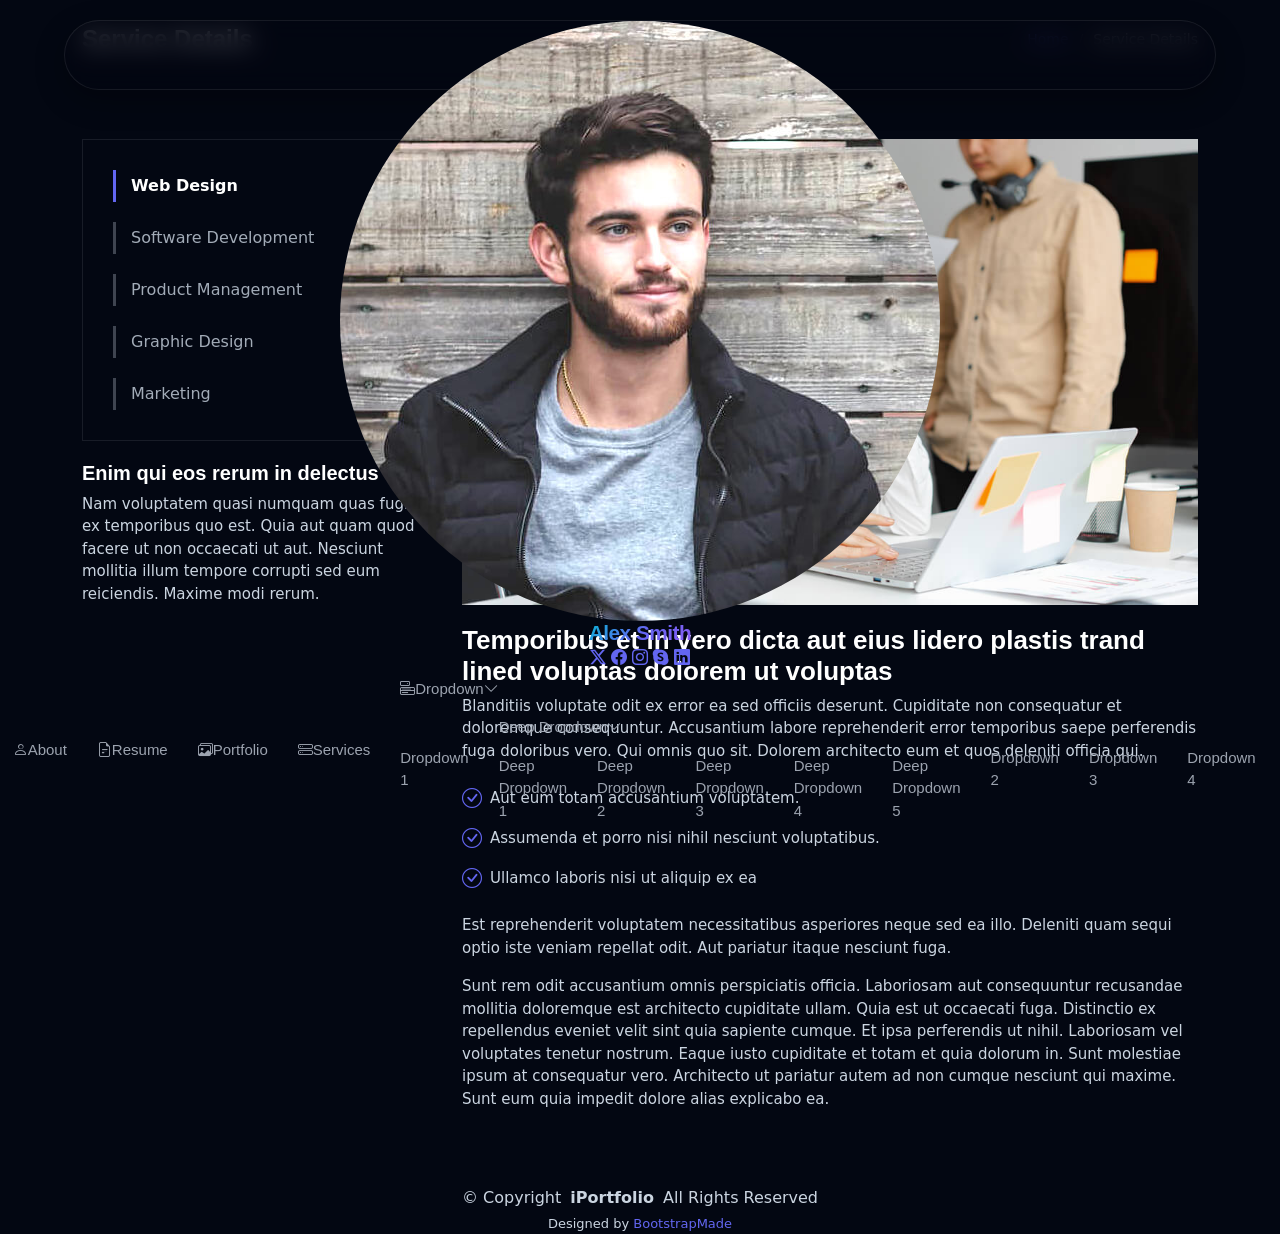
<file: service-details.html>
<!DOCTYPE html>
<html lang="en">

<head>
  <meta charset="utf-8">
  <meta content="width=device-width, initial-scale=1.0" name="viewport">
  <title>Service Details - iPortfolio Bootstrap Template</title>
  <meta content="" name="description">
  <meta content="" name="keywords">

  <!-- Favicons -->
  <link href="assets/img/favicon.png" rel="icon">
  <link href="assets/img/apple-touch-icon.png" rel="apple-touch-icon">

  <!-- Fonts -->
  <link href="https://fonts.googleapis.com" rel="preconnect">
  <link href="https://fonts.gstatic.com" rel="preconnect" crossorigin>
  <link href="https://fonts.googleapis.com/css2?family=Roboto:ital,wght@0,100;0,300;0,400;0,500;0,700;0,900;1,100;1,300;1,400;1,500;1,700;1,900&family=Poppins:ital,wght@0,100;0,200;0,300;0,400;0,500;0,600;0,700;0,800;0,900;1,100;1,200;1,300;1,400;1,500;1,600;1,700;1,800;1,900&family=Raleway:ital,wght@0,100;0,200;0,300;0,400;0,500;0,600;0,700;0,800;0,900;1,100;1,200;1,300;1,400;1,500;1,600;1,700;1,800;1,900&display=swap" rel="stylesheet">

  <!-- Vendor CSS Files -->
  <link href="assets/vendor/bootstrap/css/bootstrap.min.css" rel="stylesheet">
  <link href="assets/vendor/bootstrap-icons/bootstrap-icons.css" rel="stylesheet">
  <link href="assets/vendor/aos/aos.css" rel="stylesheet">
  <link href="assets/vendor/glightbox/css/glightbox.min.css" rel="stylesheet">
  <link href="assets/vendor/swiper/swiper-bundle.min.css" rel="stylesheet">

  <!-- Main CSS File -->
  <link href="assets/css/main.css" rel="stylesheet">

  <!-- =======================================================
  * Template Name: iPortfolio
  * Template URL: https://bootstrapmade.com/iportfolio-bootstrap-portfolio-websites-template/
  * Updated: Jun 29 2024 with Bootstrap v5.3.3
  * Author: BootstrapMade.com
  * License: https://bootstrapmade.com/license/
  ======================================================== -->
</head>

<body class="service-details-page">

  <header id="header" class="header dark-background d-flex flex-column">
    <i class="header-toggle d-xl-none bi bi-list"></i>

    <div class="profile-img">
      <img src="assets/img/my-profile-img.jpg" alt="" class="img-fluid rounded-circle">
    </div>

    <a href="index.html" class="logo d-flex align-items-center justify-content-center">
      <!-- Uncomment the line below if you also wish to use an image logo -->
      <!-- <img src="assets/img/logo.png" alt=""> -->
      <h1 class="sitename">Alex Smith</h1>
    </a>

    <div class="social-links text-center">
      <a href="#" class="twitter"><i class="bi bi-twitter-x"></i></a>
      <a href="#" class="facebook"><i class="bi bi-facebook"></i></a>
      <a href="#" class="instagram"><i class="bi bi-instagram"></i></a>
      <a href="#" class="google-plus"><i class="bi bi-skype"></i></a>
      <a href="#" class="linkedin"><i class="bi bi-linkedin"></i></a>
    </div>

    <nav id="navmenu" class="navmenu">
      <ul>
        <li><a href="#hero"><i class="bi bi-house navicon"></i>Home</a></li>
        <li><a href="#about"><i class="bi bi-person navicon"></i> About</a></li>
        <li><a href="#resume"><i class="bi bi-file-earmark-text navicon"></i> Resume</a></li>
        <li><a href="#portfolio"><i class="bi bi-images navicon"></i> Portfolio</a></li>
        <li><a href="#services"><i class="bi bi-hdd-stack navicon"></i> Services</a></li>
        <li class="dropdown"><a href="#"><i class="bi bi-menu-button navicon"></i> <span>Dropdown</span> <i class="bi bi-chevron-down toggle-dropdown"></i></a>
          <ul>
            <li><a href="#">Dropdown 1</a></li>
            <li class="dropdown"><a href="#"><span>Deep Dropdown</span> <i class="bi bi-chevron-down toggle-dropdown"></i></a>
              <ul>
                <li><a href="#">Deep Dropdown 1</a></li>
                <li><a href="#">Deep Dropdown 2</a></li>
                <li><a href="#">Deep Dropdown 3</a></li>
                <li><a href="#">Deep Dropdown 4</a></li>
                <li><a href="#">Deep Dropdown 5</a></li>
              </ul>
            </li>
            <li><a href="#">Dropdown 2</a></li>
            <li><a href="#">Dropdown 3</a></li>
            <li><a href="#">Dropdown 4</a></li>
          </ul>
        </li>
        <li><a href="#contact"><i class="bi bi-envelope navicon"></i> Contact</a></li>
      </ul>
    </nav>

  </header>

  <main class="main">

    <!-- Page Title -->
    <div class="page-title dark-background">
      <div class="container d-lg-flex justify-content-between align-items-center">
        <h1 class="mb-2 mb-lg-0">Service Details</h1>
        <nav class="breadcrumbs">
          <ol>
            <li><a href="index.html">Home</a></li>
            <li class="current">Service Details</li>
          </ol>
        </nav>
      </div>
    </div><!-- End Page Title -->

    <!-- Service Details Section -->
    <section id="service-details" class="service-details section">

      <div class="container">

        <div class="row gy-4">

          <div class="col-lg-4" data-aos="fade-up" data-aos-delay="100">
            <div class="services-list">
              <a href="#" class="active">Web Design</a>
              <a href="#">Software Development</a>
              <a href="#">Product Management</a>
              <a href="#">Graphic Design</a>
              <a href="#">Marketing</a>
            </div>

            <h4>Enim qui eos rerum in delectus</h4>
            <p>Nam voluptatem quasi numquam quas fugiat ex temporibus quo est. Quia aut quam quod facere ut non occaecati ut aut. Nesciunt mollitia illum tempore corrupti sed eum reiciendis. Maxime modi rerum.</p>
          </div>

          <div class="col-lg-8" data-aos="fade-up" data-aos-delay="200">
            <img src="assets/img/services.jpg" alt="" class="img-fluid services-img">
            <h3>Temporibus et in vero dicta aut eius lidero plastis trand lined voluptas dolorem ut voluptas</h3>
            <p>
              Blanditiis voluptate odit ex error ea sed officiis deserunt. Cupiditate non consequatur et doloremque consequuntur. Accusantium labore reprehenderit error temporibus saepe perferendis fuga doloribus vero. Qui omnis quo sit. Dolorem architecto eum et quos deleniti officia qui.
            </p>
            <ul>
              <li><i class="bi bi-check-circle"></i> <span>Aut eum totam accusantium voluptatem.</span></li>
              <li><i class="bi bi-check-circle"></i> <span>Assumenda et porro nisi nihil nesciunt voluptatibus.</span></li>
              <li><i class="bi bi-check-circle"></i> <span>Ullamco laboris nisi ut aliquip ex ea</span></li>
            </ul>
            <p>
              Est reprehenderit voluptatem necessitatibus asperiores neque sed ea illo. Deleniti quam sequi optio iste veniam repellat odit. Aut pariatur itaque nesciunt fuga.
            </p>
            <p>
              Sunt rem odit accusantium omnis perspiciatis officia. Laboriosam aut consequuntur recusandae mollitia doloremque est architecto cupiditate ullam. Quia est ut occaecati fuga. Distinctio ex repellendus eveniet velit sint quia sapiente cumque. Et ipsa perferendis ut nihil. Laboriosam vel voluptates tenetur nostrum. Eaque iusto cupiditate et totam et quia dolorum in. Sunt molestiae ipsum at consequatur vero. Architecto ut pariatur autem ad non cumque nesciunt qui maxime. Sunt eum quia impedit dolore alias explicabo ea.
            </p>
          </div>

        </div>

      </div>

    </section><!-- /Service Details Section -->

  </main>

  <footer id="footer" class="footer position-relative light-background">

    <div class="container">
      <div class="copyright text-center ">
        <p>© <span>Copyright</span> <strong class="px-1 sitename">iPortfolio</strong> <span>All Rights Reserved</span></p>
      </div>
      <div class="credits">
        <!-- All the links in the footer should remain intact. -->
        <!-- You can delete the links only if you've purchased the pro version. -->
        <!-- Licensing information: https://bootstrapmade.com/license/ -->
        <!-- Purchase the pro version with working PHP/AJAX contact form: [buy-url] -->
        Designed by <a href="https://bootstrapmade.com/">BootstrapMade</a>
      </div>
    </div>

  </footer>

  <!-- Scroll Top -->
  <a href="#" id="scroll-top" class="scroll-top d-flex align-items-center justify-content-center"><i class="bi bi-arrow-up-short"></i></a>

  <!-- Preloader -->
  <div id="preloader"></div>

  <!-- Vendor JS Files -->
  <script src="assets/vendor/bootstrap/js/bootstrap.bundle.min.js"></script>
  <script src="assets/vendor/php-email-form/validate.js"></script>
  <script src="assets/vendor/aos/aos.js"></script>
  <script src="assets/vendor/typed.js/typed.umd.js"></script>
  <script src="assets/vendor/purecounter/purecounter_vanilla.js"></script>
  <script src="assets/vendor/waypoints/noframework.waypoints.js"></script>
  <script src="assets/vendor/glightbox/js/glightbox.min.js"></script>
  <script src="assets/vendor/imagesloaded/imagesloaded.pkgd.min.js"></script>
  <script src="assets/vendor/isotope-layout/isotope.pkgd.min.js"></script>
  <script src="assets/vendor/swiper/swiper-bundle.min.js"></script>

  <!-- Main JS File -->
  <script src="assets/js/main.js"></script>

</body>

</html>
</file>
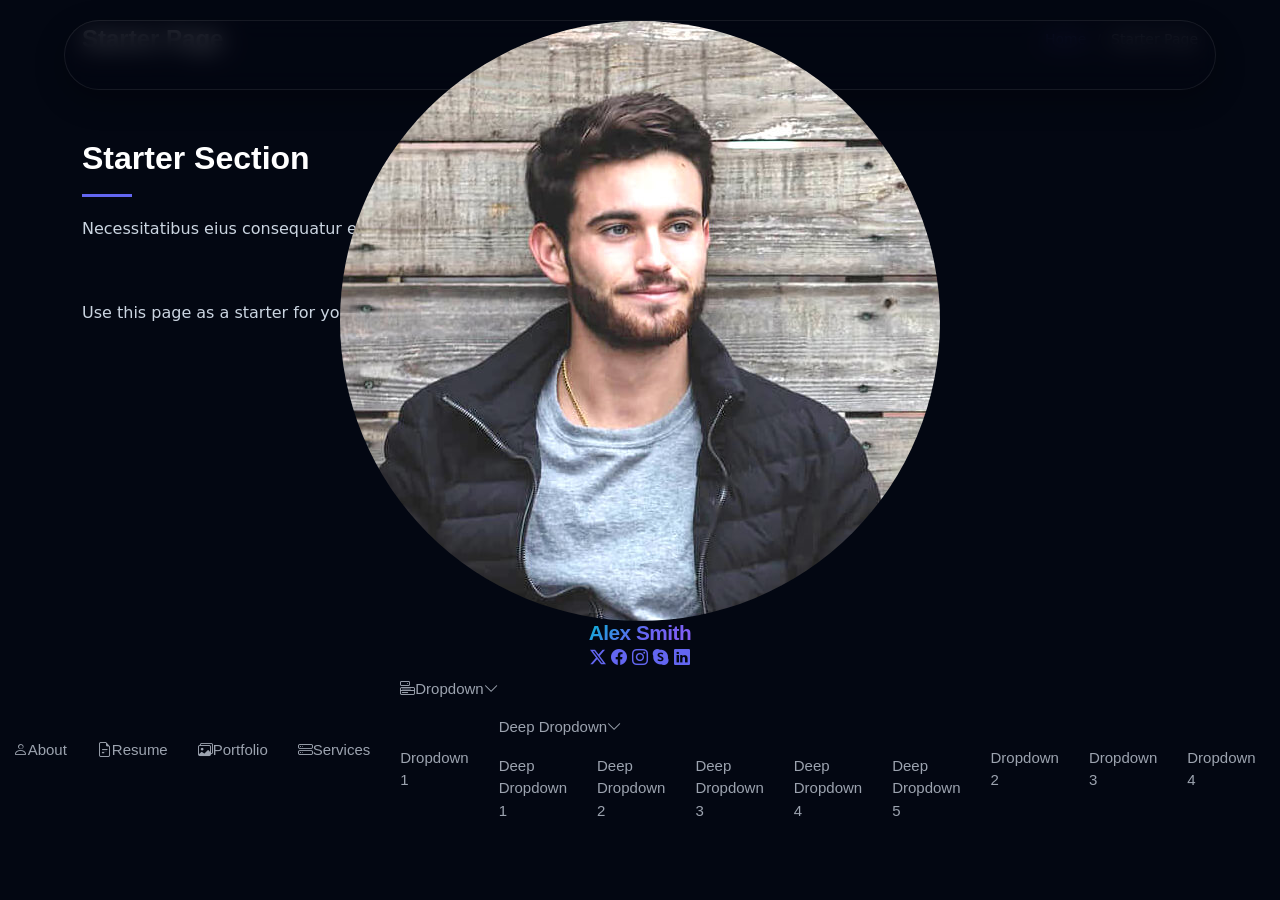
<file: starter-page.html>
<!DOCTYPE html>
<html lang="en">

<head>
  <meta charset="utf-8">
  <meta content="width=device-width, initial-scale=1.0" name="viewport">
  <title>Starter Page - iPortfolio Bootstrap Template</title>
  <meta content="" name="description">
  <meta content="" name="keywords">

  <!-- Favicons -->
  <link href="assets/img/favicon.png" rel="icon">
  <link href="assets/img/apple-touch-icon.png" rel="apple-touch-icon">

  <!-- Fonts -->
  <link href="https://fonts.googleapis.com" rel="preconnect">
  <link href="https://fonts.gstatic.com" rel="preconnect" crossorigin>
  <link href="https://fonts.googleapis.com/css2?family=Roboto:ital,wght@0,100;0,300;0,400;0,500;0,700;0,900;1,100;1,300;1,400;1,500;1,700;1,900&family=Poppins:ital,wght@0,100;0,200;0,300;0,400;0,500;0,600;0,700;0,800;0,900;1,100;1,200;1,300;1,400;1,500;1,600;1,700;1,800;1,900&family=Raleway:ital,wght@0,100;0,200;0,300;0,400;0,500;0,600;0,700;0,800;0,900;1,100;1,200;1,300;1,400;1,500;1,600;1,700;1,800;1,900&display=swap" rel="stylesheet">

  <!-- Vendor CSS Files -->
  <link href="assets/vendor/bootstrap/css/bootstrap.min.css" rel="stylesheet">
  <link href="assets/vendor/bootstrap-icons/bootstrap-icons.css" rel="stylesheet">
  <link href="assets/vendor/aos/aos.css" rel="stylesheet">
  <link href="assets/vendor/glightbox/css/glightbox.min.css" rel="stylesheet">
  <link href="assets/vendor/swiper/swiper-bundle.min.css" rel="stylesheet">

  <!-- Main CSS File -->
  <link href="assets/css/main.css" rel="stylesheet">

  <!-- =======================================================
  * Template Name: iPortfolio
  * Template URL: https://bootstrapmade.com/iportfolio-bootstrap-portfolio-websites-template/
  * Updated: Jun 29 2024 with Bootstrap v5.3.3
  * Author: BootstrapMade.com
  * License: https://bootstrapmade.com/license/
  ======================================================== -->
</head>

<body class="starter-page-page">

  <header id="header" class="header dark-background d-flex flex-column">
    <i class="header-toggle d-xl-none bi bi-list"></i>

    <div class="profile-img">
      <img src="assets/img/my-profile-img.jpg" alt="" class="img-fluid rounded-circle">
    </div>

    <a href="index.html" class="logo d-flex align-items-center justify-content-center">
      <!-- Uncomment the line below if you also wish to use an image logo -->
      <!-- <img src="assets/img/logo.png" alt=""> -->
      <h1 class="sitename">Alex Smith</h1>
    </a>

    <div class="social-links text-center">
      <a href="#" class="twitter"><i class="bi bi-twitter-x"></i></a>
      <a href="#" class="facebook"><i class="bi bi-facebook"></i></a>
      <a href="#" class="instagram"><i class="bi bi-instagram"></i></a>
      <a href="#" class="google-plus"><i class="bi bi-skype"></i></a>
      <a href="#" class="linkedin"><i class="bi bi-linkedin"></i></a>
    </div>

    <nav id="navmenu" class="navmenu">
      <ul>
        <li><a href="#hero"><i class="bi bi-house navicon"></i>Home</a></li>
        <li><a href="#about"><i class="bi bi-person navicon"></i> About</a></li>
        <li><a href="#resume"><i class="bi bi-file-earmark-text navicon"></i> Resume</a></li>
        <li><a href="#portfolio"><i class="bi bi-images navicon"></i> Portfolio</a></li>
        <li><a href="#services"><i class="bi bi-hdd-stack navicon"></i> Services</a></li>
        <li class="dropdown"><a href="#"><i class="bi bi-menu-button navicon"></i> <span>Dropdown</span> <i class="bi bi-chevron-down toggle-dropdown"></i></a>
          <ul>
            <li><a href="#">Dropdown 1</a></li>
            <li class="dropdown"><a href="#"><span>Deep Dropdown</span> <i class="bi bi-chevron-down toggle-dropdown"></i></a>
              <ul>
                <li><a href="#">Deep Dropdown 1</a></li>
                <li><a href="#">Deep Dropdown 2</a></li>
                <li><a href="#">Deep Dropdown 3</a></li>
                <li><a href="#">Deep Dropdown 4</a></li>
                <li><a href="#">Deep Dropdown 5</a></li>
              </ul>
            </li>
            <li><a href="#">Dropdown 2</a></li>
            <li><a href="#">Dropdown 3</a></li>
            <li><a href="#">Dropdown 4</a></li>
          </ul>
        </li>
        <li><a href="#contact"><i class="bi bi-envelope navicon"></i> Contact</a></li>
      </ul>
    </nav>

  </header>

  <main class="main">

    <!-- Page Title -->
    <div class="page-title dark-background">
      <div class="container d-lg-flex justify-content-between align-items-center">
        <h1 class="mb-2 mb-lg-0">Starter Page</h1>
        <nav class="breadcrumbs">
          <ol>
            <li><a href="index.html">Home</a></li>
            <li class="current">Starter Page</li>
          </ol>
        </nav>
      </div>
    </div><!-- End Page Title -->

    <!-- Starter Section Section -->
    <section id="starter-section" class="starter-section section">

      <!-- Section Title -->
      <div class="container section-title" data-aos="fade-up">
        <h2>Starter Section</h2>
        <p>Necessitatibus eius consequatur ex aliquid fuga eum quidem sint consectetur velit</p>
      </div><!-- End Section Title -->

      <div class="container" data-aos="fade-up">
        <p>Use this page as a starter for your own custom pages.</p>
      </div>

    </section><!-- /Starter Section Section -->

  </main>

  <footer id="footer" class="footer position-relative light-background">

    <div class="container">
      <div class="copyright text-center ">
        <p>© <span>Copyright</span> <strong class="px-1 sitename">iPortfolio</strong> <span>All Rights Reserved</span></p>
      </div>
      <div class="credits">
        <!-- All the links in the footer should remain intact. -->
        <!-- You can delete the links only if you've purchased the pro version. -->
        <!-- Licensing information: https://bootstrapmade.com/license/ -->
        <!-- Purchase the pro version with working PHP/AJAX contact form: [buy-url] -->
        Designed by <a href="https://bootstrapmade.com/">BootstrapMade</a>
      </div>
    </div>

  </footer>

  <!-- Scroll Top -->
  <a href="#" id="scroll-top" class="scroll-top d-flex align-items-center justify-content-center"><i class="bi bi-arrow-up-short"></i></a>

  <!-- Preloader -->
  <div id="preloader"></div>

  <!-- Vendor JS Files -->
  <script src="assets/vendor/bootstrap/js/bootstrap.bundle.min.js"></script>
  <script src="assets/vendor/php-email-form/validate.js"></script>
  <script src="assets/vendor/aos/aos.js"></script>
  <script src="assets/vendor/typed.js/typed.umd.js"></script>
  <script src="assets/vendor/purecounter/purecounter_vanilla.js"></script>
  <script src="assets/vendor/waypoints/noframework.waypoints.js"></script>
  <script src="assets/vendor/glightbox/js/glightbox.min.js"></script>
  <script src="assets/vendor/imagesloaded/imagesloaded.pkgd.min.js"></script>
  <script src="assets/vendor/isotope-layout/isotope.pkgd.min.js"></script>
  <script src="assets/vendor/swiper/swiper-bundle.min.js"></script>

  <!-- Main JS File -->
  <script src="assets/js/main.js"></script>

</body>

</html>
</file>
<file: assets/css/main.css>
/**
* Template Name: iPortfolio
* Template URL: https://bootstrapmade.com/iportfolio-bootstrap-portfolio-websites-template/
* Updated: Jun 29 2024 with Bootstrap v5.3.3
* Author: BootstrapMade.com
* License: https://bootstrapmade.com/license/
*/

/*--------------------------------------------------------------
# Font & Color Variables
# Help: https://bootstrapmade.com/color-system/
--------------------------------------------------------------*/
/* Fonts */
:root {
  --default-font: "Inter", system-ui, -apple-system, "Segoe UI", Roboto, sans-serif;
  --heading-font: "Outfit", sans-serif;
  --nav-font: "Outfit", sans-serif;
}

/* Global Colors - Custom premium developer dark theme */
:root { 
  --background-color: #030712; /* Deep background color */
  --default-color: #cbd5e1; /* Smooth text color (gray-300) */
  --heading-color: #ffffff; /* Crisp white titles */
  --accent-color: #6366f1; /* Neon indigo brand accent */
  --accent-gradient: linear-gradient(135deg, #06b6d4 0%, #6366f1 50%, #8b5cf6 100%);
  --surface-color: rgba(17, 24, 39, 0.65); /* Modern glassmorphism translucent panels */
  --contrast-color: #ffffff;
  --border-color: rgba(255, 255, 255, 0.08);
  --card-shadow: 0 8px 32px 0 rgba(0, 0, 0, 0.37);
  --glow-shadow: 0 0 15px rgba(99, 102, 241, 0.15);
}

/* Nav Menu Colors */
:root {
  --nav-color: #9ca3af;
  --nav-hover-color: #ffffff;
  --nav-mobile-background-color: #080c16;
  --nav-dropdown-background-color: #080c16;
  --nav-dropdown-color: #9ca3af;
  --nav-dropdown-hover-color: #ffffff;
}

/* Color Presets */

.light-background {
  --background-color: #0b0f19;
  --surface-color: rgba(22, 30, 49, 0.7);
  --default-color: #cbd5e1;
  --heading-color: #ffffff;
}

.dark-background {
  --background-color: #030712;
  --default-color: #f3f4f6;
  --heading-color: #ffffff;
  --surface-color: rgba(17, 24, 39, 0.75);
  --contrast-color: #ffffff;
}

/* Custom Redesign Classes */
.glass-card {
  background: var(--surface-color);
  backdrop-filter: blur(16px);
  -webkit-backdrop-filter: blur(16px);
  border: 1px solid var(--border-color);
  border-radius: 12px;
  padding: 24px;
  box-shadow: var(--card-shadow);
  transition: all 0.4s cubic-bezier(0.4, 0, 0.2, 1);
}

.glass-card:hover {
  transform: translateY(-5px);
  border-color: rgba(99, 102, 241, 0.4);
  box-shadow: 0 12px 40px rgba(99, 102, 241, 0.15);
}

.gradient-text {
  background: var(--accent-gradient);
  -webkit-background-clip: text;
  -webkit-text-fill-color: transparent;
  background-clip: text;
  color: transparent;
}

.btn-gradient {
  background: var(--accent-gradient);
  color: #ffffff !important;
  border: none;
  border-radius: 30px;
  padding: 12px 28px;
  font-weight: 600;
  letter-spacing: 0.5px;
  display: inline-flex;
  align-items: center;
  gap: 8px;
  box-shadow: 0 4px 20px rgba(99, 102, 241, 0.35);
  transition: all 0.3s cubic-bezier(0.4, 0, 0.2, 1);
}

.btn-gradient:hover {
  transform: translateY(-3px);
  box-shadow: 0 8px 25px rgba(99, 102, 241, 0.5);
  opacity: 0.95;
}

.tech-badge {
  display: inline-flex;
  align-items: center;
  gap: 6px;
  padding: 5px 12px;
  background: rgba(99, 102, 241, 0.12);
  border: 1px solid rgba(99, 102, 241, 0.25);
  border-radius: 20px;
  color: #a5b4fc;
  font-size: 0.8rem;
  font-weight: 500;
  transition: all 0.2s ease;
}

.tech-badge:hover {
  background: rgba(99, 102, 241, 0.25);
  border-color: rgba(99, 102, 241, 0.5);
  color: #ffffff;
  transform: scale(1.05);
}

.project-card {
  background: var(--surface-color);
  backdrop-filter: blur(12px);
  -webkit-backdrop-filter: blur(12px);
  border: 1px solid var(--border-color);
  border-radius: 16px;
  overflow: hidden;
  padding: 20px;
  transition: all 0.4s cubic-bezier(0.4, 0, 0.2, 1);
  box-shadow: var(--card-shadow);
  height: 100%;
  display: flex;
  flex-direction: column;
  justify-content: space-between;
}

.project-card:hover {
  transform: translateY(-8px);
  border-color: rgba(6, 182, 212, 0.4);
  box-shadow: 0 15px 35px rgba(6, 182, 212, 0.15);
}

.project-artwork {
  position: relative;
  aspect-ratio: 16 / 10;
  overflow: hidden;
  border: 1px solid rgba(255, 255, 255, 0.08);
  border-radius: 14px;
  background: #080d18;
}

.project-artwork-image {
  display: block;
  width: 100%;
  height: 100%;
  object-fit: cover;
  transition: transform 0.45s cubic-bezier(0.2, 0.75, 0.25, 1);
}

.project-card:hover .project-artwork-image {
  transform: scale(1.025);
}

.project-title {
  font-size: 1.2rem;
  font-weight: 700;
  color: #ffffff;
  margin-top: 15px;
  margin-bottom: 8px;
}

.project-desc {
  font-size: 0.9rem;
  color: #9ca3af;
  line-height: 1.5;
  margin-bottom: 15px;
}

.tech-stack {
  display: flex;
  gap: 8px;
  flex-wrap: wrap;
  margin-top: auto;
}

.tech-icon {
  width: 28px;
  height: 28px;
  object-fit: contain;
  transition: transform 0.2s ease;
  filter: grayscale(20%);
}

.tech-icon:hover {
  transform: scale(1.2);
  filter: grayscale(0%);
}

.portfolio-links {
  position: absolute;
  top: 0;
  left: 0;
  right: 0;
  bottom: 0;
  background: rgba(3, 7, 18, 0.85);
  display: flex;
  align-items: center;
  justify-content: center;
  opacity: 0;
  transition: all 0.3s cubic-bezier(0.4, 0, 0.2, 1);
  backdrop-filter: blur(4px);
  z-index: 10;
}

.project-card:hover .portfolio-links {
  opacity: 1;
}

.portfolio-links a {
  background: rgba(255, 255, 255, 0.1);
  border: 1px solid rgba(255, 255, 255, 0.2);
  border-radius: 50%;
  width: 44px;
  height: 44px;
  display: inline-flex;
  align-items: center;
  justify-content: center;
  color: #ffffff !important;
  font-size: 1.2rem;
  transition: all 0.2s ease;
}

.portfolio-links a:hover {
  background: var(--accent-gradient);
  border-color: transparent;
  transform: scale(1.1);
}

/*--------------------------------------------------------------
# General Styling & Shared Classes
--------------------------------------------------------------*/
body {
  color: var(--default-color);
  background-color: var(--background-color);
  font-family: var(--default-font);
}

a {
  color: var(--accent-color);
  text-decoration: none;
  transition: 0.3s;
}

a:hover {
  color: color-mix(in srgb, var(--accent-color), transparent 25%);
  text-decoration: none;
}

h1,
h2,
h3,
h4,
h5,
h6 {
  color: var(--heading-color);
  font-family: var(--heading-font);
}

/* PHP Email Form Messages
------------------------------*/
.php-email-form .error-message {
  display: none;
  background: #df1529;
  color: #ffffff;
  text-align: left;
  padding: 15px;
  margin-bottom: 24px;
  font-weight: 600;
}

.php-email-form .sent-message {
  display: none;
  color: #ffffff;
  background: #059652;
  text-align: center;
  padding: 15px;
  margin-bottom: 24px;
  font-weight: 600;
}

.php-email-form .loading {
  display: none;
  background: var(--surface-color);
  text-align: center;
  padding: 15px;
  margin-bottom: 24px;
}

.php-email-form .loading:before {
  content: "";
  display: inline-block;
  border-radius: 50%;
  width: 24px;
  height: 24px;
  margin: 0 10px -6px 0;
  border: 3px solid var(--accent-color);
  border-top-color: var(--surface-color);
  animation: php-email-form-loading 1s linear infinite;
}

@keyframes php-email-form-loading {
  0% {
    transform: rotate(0deg);
  }

  100% {
    transform: rotate(360deg);
  }
}

/*--------------------------------------------------------------
/*--------------------------------------------------------------
# Global Header & Navigation
--------------------------------------------------------------*/
.header {
  color: var(--default-color);
  background-color: rgba(3, 7, 18, 0.7);
  backdrop-filter: blur(12px);
  -webkit-backdrop-filter: blur(12px);
  position: fixed;
  top: 20px;
  left: 50%;
  transform: translateX(-50%);
  width: 90%;
  max-width: 1200px;
  height: 70px;
  padding: 0 30px;
  border-radius: 40px;
  border: 1px solid var(--border-color);
  box-shadow: 0 10px 30px rgba(0, 0, 0, 0.3);
  display: flex;
  flex-direction: row;
  align-items: center;
  justify-content: space-between;
  transition: all 0.3s cubic-bezier(0.4, 0, 0.2, 1);
  z-index: 997;
}

.header-brand {
  display: flex;
  align-items: center;
  gap: 10px;
}

.header-brand .brand-avatar {
  border-radius: 50%;
  transition: transform 0.3s ease;
}

.header-brand:hover .brand-avatar {
  transform: rotate(360deg);
}

.header .logo-link {
  display: inline-block;
  line-height: 1;
}

.header .sitename {
  font-size: 1.3rem;
  font-weight: 800;
  margin: 0;
  background: var(--accent-gradient);
  -webkit-background-clip: text;
  -webkit-text-fill-color: transparent;
  background-clip: text;
  color: transparent;
  letter-spacing: -0.5px;
}

.navmenu {
  display: flex;
  align-items: center;
}

.navmenu ul {
  list-style: none;
  display: flex;
  flex-direction: row;
  align-items: center;
  gap: 30px;
  margin: 0;
  padding: 0;
}

.navmenu a {
  color: var(--nav-color);
  font-family: var(--nav-font);
  font-size: 15px;
  font-weight: 500;
  text-transform: capitalize;
  transition: all 0.3s ease;
  padding: 8px 0;
  position: relative;
  display: flex;
  align-items: center;
}

.navmenu a::after {
  content: "";
  position: absolute;
  bottom: 0;
  left: 0;
  width: 0;
  height: 2px;
  background: var(--accent-gradient);
  transition: width 0.3s ease;
  border-radius: 2px;
}

.navmenu a:hover::after,
.navmenu .active::after {
  width: 100%;
}

.navmenu a:hover,
.navmenu .active {
  color: var(--nav-hover-color);
}

.header .header-toggle {
  display: none;
  color: #ffffff;
  font-size: 24px;
  cursor: pointer;
  z-index: 9999;
}

@media (min-width: 1200px) {
  .header~main,
  .header~#footer {
    margin-left: 0;
  }
}

@media (max-width: 1199px) {
  .header {
    width: 100%;
    max-width: 100%;
    top: 0;
    left: 0;
    transform: none;
    border-radius: 0;
    border: none;
    border-bottom: 1px solid var(--border-color);
    height: 65px;
    padding: 0 20px;
    background-color: rgba(3, 7, 18, 0.95);
  }

  .header .header-toggle {
    display: block;
  }

  .navmenu {
    position: fixed;
    top: 65px;
    right: -100%;
    width: 280px;
    height: calc(100vh - 65px);
    background: #090d16;
    border-left: 1px solid var(--border-color);
    padding: 30px 24px;
    transition: right 0.3s cubic-bezier(0.4, 0, 0.2, 1);
    box-shadow: -10px 0 30px rgba(0,0,0,0.5);
    display: block;
  }

  .navmenu ul {
    flex-direction: column;
    align-items: flex-start;
    gap: 20px;
  }

  .navmenu a {
    width: 100%;
    font-size: 16px;
    padding: 10px 0;
  }

  .header.header-show .navmenu {
    right: 0;
  }
}
# Global Footer
--------------------------------------------------------------*/
.footer {
  color: var(--default-color);
  background-color: var(--background-color);
  font-size: 14px;
  padding: 40px 0;
  position: relative;
  border-top: 1px solid color-mix(in srgb, var(--default-color), transparent 90%);
}

.footer .copyright p {
  margin-bottom: 0;
}

.footer .credits {
  margin-top: 4px;
  font-size: 13px;
  text-align: center;
}

/*--------------------------------------------------------------
# Preloader
--------------------------------------------------------------*/
#preloader {
  position: fixed;
  inset: 0;
  z-index: 999999;
  overflow: hidden;
  background: var(--background-color);
  transition: all 0.6s ease-out;
}

#preloader:before {
  content: "";
  position: fixed;
  top: calc(50% - 30px);
  left: calc(50% - 30px);
  border: 6px solid #ffffff;
  border-color: var(--accent-color) transparent var(--accent-color) transparent;
  border-radius: 50%;
  width: 60px;
  height: 60px;
  animation: animate-preloader 1.5s linear infinite;
}

@keyframes animate-preloader {
  0% {
    transform: rotate(0deg);
  }

  100% {
    transform: rotate(360deg);
  }
}

/*--------------------------------------------------------------
# Scroll Top Button
--------------------------------------------------------------*/
.scroll-top {
  position: fixed;
  visibility: hidden;
  opacity: 0;
  right: 15px;
  bottom: -15px;
  z-index: 99999;
  background-color: var(--accent-color);
  width: 44px;
  height: 44px;
  border-radius: 50px;
  transition: all 0.4s;
}

.scroll-top i {
  font-size: 24px;
  color: var(--contrast-color);
  line-height: 0;
}

.scroll-top:hover {
  background-color: color-mix(in srgb, var(--accent-color), transparent 20%);
  color: var(--contrast-color);
}

.scroll-top.active {
  visibility: visible;
  opacity: 1;
  bottom: 15px;
}

/*--------------------------------------------------------------
# Disable aos animation delay on mobile devices
--------------------------------------------------------------*/
@media screen and (max-width: 768px) {
  [data-aos-delay] {
    transition-delay: 0 !important;
  }
}

/*--------------------------------------------------------------
# Global Page Titles & Breadcrumbs
--------------------------------------------------------------*/
.page-title {
  color: var(--default-color);
  background-color: var(--background-color);
  padding: 25px 0;
  position: relative;
}

.page-title h1 {
  font-size: 24px;
  font-weight: 700;
}

.page-title .breadcrumbs ol {
  display: flex;
  flex-wrap: wrap;
  list-style: none;
  padding: 0;
  margin: 0;
  font-size: 14px;
  font-weight: 400;
}

.page-title .breadcrumbs ol li+li {
  padding-left: 10px;
}

.page-title .breadcrumbs ol li+li::before {
  content: "/";
  display: inline-block;
  padding-right: 10px;
  color: color-mix(in srgb, var(--default-color), transparent 70%);
}

/*--------------------------------------------------------------
# Global Sections
--------------------------------------------------------------*/
section,
.section {
  color: var(--default-color);
  background-color: var(--background-color);
  padding: 60px 0;
  overflow: clip;
}

/*--------------------------------------------------------------
# Global Section Titles
--------------------------------------------------------------*/
.section-title {
  padding-bottom: 60px;
  position: relative;
}

.section-title h2 {
  font-size: 32px;
  font-weight: 700;
  margin-bottom: 20px;
  padding-bottom: 20px;
  position: relative;
}

.section-title h2:after {
  content: "";
  position: absolute;
  display: block;
  width: 50px;
  height: 3px;
  background: var(--accent-color);
  left: 0;
  bottom: 0;
}

.section-title p {
  margin-bottom: 0;
}

.hero {
  width: 100%;
  min-height: 100vh;
  position: relative;
  padding: 120px 0;
  display: flex;
  align-items: center;
  justify-content: center;
  background: radial-gradient(circle at 80% 20%, rgba(99, 102, 241, 0.12) 0%, transparent 45%),
              radial-gradient(circle at 15% 75%, rgba(6, 182, 212, 0.12) 0%, transparent 45%),
              #030712;
  overflow: hidden;
}

.hero::after {
  content: "";
  position: absolute;
  inset: 0;
  background-image: linear-gradient(rgba(255, 255, 255, 0.02) 1px, transparent 1px),
                    linear-gradient(90deg, rgba(255, 255, 255, 0.02) 1px, transparent 1px);
  background-size: 50px 50px;
  background-position: center;
  z-index: 1;
}

.hero .container {
  position: relative;
  z-index: 3;
}

.hero h2 {
  margin: 0;
  font-size: 4rem;
  font-weight: 800;
  letter-spacing: -1.5px;
  color: #ffffff;
  line-height: 1.1;
}

.hero p {
  margin: 15px 0 25px 0;
  font-size: 1.5rem;
  color: var(--default-color);
  font-weight: 400;
}

.hero p span {
  letter-spacing: 0.5px;
}

.hero .social-links {
  margin-top: 25px;
}

.hero .social-links a {
  font-size: 20px;
  display: inline-flex;
  align-items: center;
  justify-content: center;
  width: 40px;
  height: 40px;
  border-radius: 50%;
  background: rgba(255, 255, 255, 0.03);
  border: 1px solid rgba(255, 255, 255, 0.08);
  color: #9ca3af;
  margin-right: 12px;
  transition: all 0.3s ease;
}

.hero .social-links a:hover {
  background: rgba(99, 102, 241, 0.1);
  border-color: rgba(99, 102, 241, 0.4);
  color: #ffffff;
  transform: translateY(-2px);
}

.btn-outline-glow {
  display: inline-flex;
  align-items: center;
  gap: 8px;
  background: transparent;
  color: #ffffff !important;
  border: 1px solid rgba(255, 255, 255, 0.15);
  border-radius: 30px;
  padding: 12px 28px;
  font-weight: 600;
  letter-spacing: 0.5px;
  transition: all 0.3s ease;
}

.btn-outline-glow:hover {
  background: rgba(255, 255, 255, 0.05);
  border-color: rgba(99, 102, 241, 0.4);
  box-shadow: 0 0 15px rgba(99, 102, 241, 0.2);
  transform: translateY(-3px);
}

@media (max-width: 991px) {
  .hero {
    padding: 100px 0 60px 0;
    text-align: center;
  }
  
  .hero h2 {
    font-size: 3rem;
  }

  .hero p {
    font-size: 1.25rem;
  }
  
  .hero .social-links {
    justify-content: center;
    display: flex;
  }
}

/*--------------------------------------------------------------
# About Section
--------------------------------------------------------------*/
.about .content h2 {
  font-weight: 700;
  font-size: 24px;
}

.about .content ul {
  list-style: none;
  padding: 0;
}

.about .content ul li {
  margin-bottom: 20px;
  display: flex;
  align-items: center;
}

.about .content ul strong {
  margin-right: 10px;
}

.about .content ul i {
  font-size: 16px;
  margin-right: 5px;
  color: var(--accent-color);
  line-height: 0;
}

/*--------------------------------------------------------------
# Stats Section
--------------------------------------------------------------*/
.stats .stats-item {
  padding: 30px;
  width: 100%;
}

.stats .stats-item i {
  color: var(--accent-color);
  display: block;
  font-size: 44px;
  float: left;
  line-height: 0;
}

.stats .stats-item .purecounter {
  color: var(--heading-color);
  font-size: 48px;
  line-height: 40px;
  display: block;
  font-weight: 700;
  margin-left: 60px;
}

.stats .stats-item p {
  color: color-mix(in srgb, var(--default-color), transparent 40%);
  padding: 15px 0 0 0;
  margin: 0 0 0 60px;
  font-family: var(--heading-font);
  font-size: 14px;
}

/*--------------------------------------------------------------
# Skills Section
--------------------------------------------------------------*/
.skills .progress {
  height: 60px;
  display: block;
  background: none;
  border-radius: 0;
}

.skills .progress .skill {
  color: var(--heading-color);
  padding: 0;
  margin: 0 0 6px 0;
  text-transform: uppercase;
  display: block;
  font-weight: 600;
  font-family: var(--heading-font);
}

.skills .progress .skill .val {
  float: right;
  font-style: normal;
}

.skills .progress-bar-wrap {
  background: color-mix(in srgb, var(--default-color), transparent 90%);
  height: 10px;
}

.skills .progress-bar {
  width: 1px;
  height: 10px;
  transition: 0.9s;
  background-color: var(--accent-color);
}

/*--------------------------------------------------------------
# Resume Section
--------------------------------------------------------------*/
.resume .resume-title {
  color: var(--heading-color);
  font-size: 26px;
  font-weight: 700;
  margin-top: 20px;
  margin-bottom: 20px;
}

.resume .resume-item {
  position: relative;
  background: var(--surface-color);
  backdrop-filter: blur(12px);
  -webkit-backdrop-filter: blur(12px);
  border: 1px solid var(--border-color);
  border-radius: 12px;
  padding: 24px;
  margin-bottom: 25px;
  box-shadow: var(--card-shadow);
  transition: all 0.3s cubic-bezier(0.4, 0, 0.2, 1);
  border-left: 4px solid var(--accent-color) !important;
}

.resume .resume-item:hover {
  transform: translateY(-4px);
  border-color: rgba(99, 102, 241, 0.4);
  box-shadow: 0 10px 30px rgba(99, 102, 241, 0.12);
}

.resume .resume-item h4 {
  font-size: 1.15rem;
  font-weight: 700;
  color: #ffffff;
  margin-bottom: 8px;
  text-transform: none;
}

.resume .resume-item h5 {
  font-size: 0.85rem;
  background: rgba(99, 102, 241, 0.15);
  border: 1px solid rgba(99, 102, 241, 0.25);
  color: #a5b4fc;
  border-radius: 4px;
  padding: 4px 10px;
  display: inline-block;
  font-weight: 600;
  margin-bottom: 12px;
}

.resume .resume-item ul {
  padding-left: 15px;
  margin-top: 10px;
  color: var(--default-color);
}

.resume .resume-item ul li {
  padding-bottom: 8px;
  font-size: 0.92rem;
  line-height: 1.5;
}

.resume .resume-item:last-child {
  padding-bottom: 24px;
}

.resume .resume-item::before {
  display: none;
}

/*--------------------------------------------------------------
# Portfolio Section
--------------------------------------------------------------*/
.portfolio .portfolio-filters {
  padding: 0;
  margin: 0 auto 20px auto;
  list-style: none;
  text-align: center;
}

.portfolio .portfolio-filters li {
  cursor: pointer;
  display: inline-block;
  padding: 0;
  font-size: 14px;
  font-weight: 400;
  margin: 0 10px;
  line-height: 1;
  text-transform: uppercase;
  margin-bottom: 10px;
  transition: all 0.3s ease-in-out;
}

.portfolio .portfolio-filters li:hover,
.portfolio .portfolio-filters li.filter-active {
  color: var(--accent-color);
}

.portfolio .portfolio-filters li:first-child {
  margin-left: 0;
}

.portfolio .portfolio-filters li:last-child {
  margin-right: 0;
}

@media (max-width: 575px) {
  .portfolio .portfolio-filters li {
    font-size: 14px;
    margin: 0 5px;
  }
}

.portfolio .portfolio-content {
  position: relative;
  overflow: hidden;
}

.portfolio .portfolio-content img {
  transition: 0.3s;
}

.portfolio .portfolio-content .portfolio-info {
  opacity: 0;
  position: absolute;
  inset: 0;
  z-index: 3;
  transition: all ease-in-out 0.3s;
  background: rgba(0, 0, 0, 0.6);
  padding: 15px;
}

.portfolio .portfolio-content .portfolio-info h4 {
  font-size: 14px;
  padding: 5px 10px;
  font-weight: 400;
  color: #ffffff;
  display: inline-block;
  background-color: var(--accent-color);
}

.portfolio .portfolio-content .portfolio-info p {
  position: absolute;
  bottom: 10px;
  text-align: center;
  display: inline-block;
  left: 0;
  right: 0;
  font-size: 16px;
  font-weight: 600;
  color: rgba(255, 255, 255, 0.8);
}

.portfolio .portfolio-content .portfolio-info .preview-link,
.portfolio .portfolio-content .portfolio-info .details-link {
  position: absolute;
  left: calc(50% - 40px);
  font-size: 26px;
  top: calc(50% - 14px);
  color: #fff;
  transition: 0.3s;
  line-height: 1.2;
}

.portfolio .portfolio-content .portfolio-info .preview-link:hover,
.portfolio .portfolio-content .portfolio-info .details-link:hover {
  color: var(--accent-color);
}

.portfolio .portfolio-content .portfolio-info .details-link {
  left: 50%;
  font-size: 34px;
  line-height: 0;
}

.portfolio .portfolio-content:hover .portfolio-info {
  opacity: 1;
}

.portfolio .portfolio-content:hover img {
  transform: scale(1.1);
}

/*--------------------------------------------------------------
# Services Section
--------------------------------------------------------------*/
.services .service-item {
  position: relative;
  background: var(--surface-color);
  backdrop-filter: blur(12px);
  -webkit-backdrop-filter: blur(12px);
  border: 1px solid var(--border-color);
  border-radius: 12px;
  padding: 30px;
  transition: all 0.3s cubic-bezier(0.4, 0, 0.2, 1);
  box-shadow: var(--card-shadow);
  height: 100%;
  width: 100%;
}

.services .service-item:hover {
  transform: translateY(-5px);
  border-color: rgba(99, 102, 241, 0.4);
  box-shadow: 0 12px 40px rgba(99, 102, 241, 0.15);
}

.services .service-item .icon {
  background: rgba(99, 102, 241, 0.1);
  border: 1px solid rgba(99, 102, 241, 0.2);
  display: flex;
  align-items: center;
  justify-content: center;
  width: 54px;
  height: 54px;
  border-radius: 8px;
  transition: 0.3s;
  margin-right: 20px;
}

.services .service-item .icon i {
  color: #a5b4fc;
  font-size: 24px;
  line-height: 0;
}

.services .service-item:hover .icon {
  background: var(--accent-gradient);
  border-color: transparent;
}

.services .service-item:hover .icon i {
  color: #ffffff;
}

.services .service-item .title {
  font-weight: 700;
  margin-bottom: 15px;
  font-size: 18px;
}

.services .service-item .title a {
  color: var(--heading-color);
}

.services .service-item .title a:hover {
  color: var(--accent-color);
}

.services .service-item .description {
  line-height: 24px;
  font-size: 14px;
  color: var(--default-color);
}

/*--------------------------------------------------------------
# Testimonials Section
--------------------------------------------------------------*/
.testimonials .testimonials-carousel,
.testimonials .testimonials-slider {
  overflow: hidden;
}

.testimonials .testimonial-item {
  box-sizing: content-box;
  text-align: center;
  min-height: 320px;
}

.testimonials .testimonial-item .testimonial-img {
  width: 90px;
  border-radius: 50%;
  margin: 0 auto;
}

.testimonials .testimonial-item h3 {
  font-size: 18px;
  font-weight: bold;
  margin: 10px 0 5px 0;
}

.testimonials .testimonial-item h4 {
  font-size: 14px;
  color: color-mix(in srgb, var(--default-color), transparent 20%);
  margin: 0;
}

.testimonials .testimonial-item .quote-icon-left,
.testimonials .testimonial-item .quote-icon-right {
  color: color-mix(in srgb, var(--accent-color), transparent 40%);
  font-size: 26px;
  line-height: 0;
}

.testimonials .testimonial-item .quote-icon-left {
  display: inline-block;
  left: -5px;
  position: relative;
}

.testimonials .testimonial-item .quote-icon-right {
  display: inline-block;
  right: -5px;
  position: relative;
  top: 10px;
  transform: scale(-1, -1);
}

.testimonials .testimonial-item p {
  font-style: italic;
  margin: 0 15px 15px 15px;
  padding: 20px;
  background-color: var(--surface-color);
  position: relative;
  margin-bottom: 35px;
  border-radius: 6px;
  box-shadow: 0px 2px 15px rgba(0, 0, 0, 0.1);
}

.testimonials .testimonial-item p::after {
  content: "";
  width: 0;
  height: 0;
  border-top: 20px solid var(--surface-color);
  border-right: 20px solid transparent;
  border-left: 20px solid transparent;
  position: absolute;
  bottom: -20px;
  left: calc(50% - 20px);
}

.testimonials .swiper-wrapper {
  height: auto;
}

.testimonials .swiper-pagination {
  margin-top: 40px;
  position: relative;
}

.testimonials .swiper-pagination .swiper-pagination-bullet {
  width: 12px;
  height: 12px;
  background-color: var(--background-color);
  opacity: 1;
  border: 1px solid var(--accent-color);
}

.testimonials .swiper-pagination .swiper-pagination-bullet-active {
  background-color: var(--accent-color);
}

/*--------------------------------------------------------------
# Contact Section
--------------------------------------------------------------*/
.contact .info-wrap {
  background-color: var(--surface-color);
  backdrop-filter: blur(12px);
  -webkit-backdrop-filter: blur(12px);
  border: 1px solid var(--border-color);
  border-radius: 16px;
  box-shadow: var(--card-shadow);
  padding: 30px;
}

@media (max-width: 575px) {
  .contact .info-wrap {
    padding: 20px;
  }
}

.contact .info-item {
  margin-bottom: 40px;
}

.contact .info-item i {
  font-size: 20px;
  color: #a5b4fc;
  background: rgba(99, 102, 241, 0.12);
  border: 1px solid rgba(99, 102, 241, 0.25);
  width: 44px;
  height: 44px;
  display: flex;
  justify-content: center;
  align-items: center;
  border-radius: 50px;
  transition: all 0.3s ease-in-out;
  margin-right: 15px;
}

.contact .info-item h3 {
  padding: 0;
  font-size: 18px;
  font-weight: 700;
  color: #ffffff;
  margin-bottom: 5px;
}

.contact .info-item p {
  padding: 0;
  margin-bottom: 0;
  font-size: 14px;
  color: var(--default-color);
}

.contact .info-item:hover i {
  background: var(--accent-gradient);
  border-color: transparent;
  color: #ffffff;
}

.contact .php-email-form {
  background-color: var(--surface-color);
  backdrop-filter: blur(12px);
  -webkit-backdrop-filter: blur(12px);
  border: 1px solid var(--border-color);
  border-radius: 16px;
  box-shadow: var(--card-shadow);
  height: 100%;
  padding: 30px;
}

@media (max-width: 575px) {
  .contact .php-email-form {
    padding: 20px;
  }
}

.contact .php-email-form input[type=text],
.contact .php-email-form input[type=email],
.contact .php-email-form textarea {
  font-size: 14px;
  padding: 12px 15px;
  box-shadow: none;
  border-radius: 8px;
  color: #ffffff;
  background-color: rgba(17, 24, 39, 0.5);
  border: 1px solid var(--border-color);
  transition: all 0.3s ease;
}

.contact .php-email-form input[type=text]:focus,
.contact .php-email-form input[type=email]:focus,
.contact .php-email-form textarea:focus {
  border-color: rgba(99, 102, 241, 0.6);
  background-color: rgba(17, 24, 39, 0.8);
  box-shadow: 0 0 10px rgba(99, 102, 241, 0.2);
  outline: none;
}

.contact .php-email-form input[type=text]::placeholder,
.contact .php-email-form input[type=email]::placeholder,
.contact .php-email-form textarea::placeholder {
  color: rgba(156, 163, 175, 0.6);
}

.contact .php-email-form button[type=submit] {
  background: var(--accent-gradient);
  color: #ffffff;
  border: 0;
  padding: 12px 35px;
  transition: all 0.3s ease;
  border-radius: 30px;
  font-weight: 600;
  box-shadow: 0 4px 15px rgba(99, 102, 241, 0.35);
}

.contact .php-email-form button[type=submit]:hover {
  transform: translateY(-2px);
  box-shadow: 0 6px 20px rgba(99, 102, 241, 0.5);
  opacity: 0.95;
}

/*--------------------------------------------------------------
# Portfolio Details Section
--------------------------------------------------------------*/
.portfolio-details .portfolio-details-slider img {
  width: 100%;
}

.portfolio-details .portfolio-details-slider .swiper-pagination {
  margin-top: 20px;
  position: relative;
}

.portfolio-details .portfolio-details-slider .swiper-pagination .swiper-pagination-bullet {
  width: 12px;
  height: 12px;
  background-color: color-mix(in srgb, var(--default-color), transparent 85%);
  opacity: 1;
}

.portfolio-details .portfolio-details-slider .swiper-pagination .swiper-pagination-bullet-active {
  background-color: var(--accent-color);
}

.portfolio-details .portfolio-info {
  padding: 30px;
  box-shadow: 0px 0 30px rgba(0, 0, 0, 0.1);
}

.portfolio-details .portfolio-info h3 {
  font-size: 22px;
  font-weight: 700;
  margin-bottom: 20px;
  padding-bottom: 20px;
  border-bottom: 1px solid color-mix(in srgb, var(--default-color), transparent 85%);
}

.portfolio-details .portfolio-info ul {
  list-style: none;
  padding: 0;
  font-size: 15px;
}

.portfolio-details .portfolio-info ul li+li {
  margin-top: 10px;
}

.portfolio-details .portfolio-description {
  padding-top: 30px;
}

.portfolio-details .portfolio-description h2 {
  font-size: 26px;
  font-weight: 700;
  margin-bottom: 20px;
}

.portfolio-details .portfolio-description p {
  padding: 0;
  color: color-mix(in srgb, var(--default-color), transparent 30%);
}

/*--------------------------------------------------------------
# Service Details Section
--------------------------------------------------------------*/
.service-details .services-list {
  padding: 10px 30px;
  border: 1px solid color-mix(in srgb, var(--default-color), transparent 90%);
  margin-bottom: 20px;
}

.service-details .services-list a {
  display: block;
  line-height: 1;
  padding: 8px 0 8px 15px;
  border-left: 3px solid color-mix(in srgb, var(--default-color), transparent 70%);
  margin: 20px 0;
  color: color-mix(in srgb, var(--default-color), transparent 20%);
  transition: 0.3s;
}

.service-details .services-list a.active {
  color: var(--heading-color);
  font-weight: 700;
  border-color: var(--accent-color);
}

.service-details .services-list a:hover {
  border-color: var(--accent-color);
}

.service-details .services-img {
  margin-bottom: 20px;
}

.service-details h3 {
  font-size: 26px;
  font-weight: 700;
}

.service-details h4 {
  font-size: 20px;
  font-weight: 700;
}

.service-details p {
  font-size: 15px;
}

.service-details ul {
  list-style: none;
  padding: 0;
  font-size: 15px;
}

.service-details ul li {
  padding: 5px 0;
  display: flex;
  align-items: center;
}

.service-details ul i {
  font-size: 20px;
  margin-right: 8px;
  color: var(--accent-color);
}

/*--------------------------------------------------------------
# Starter Section Section
--------------------------------------------------------------*/
.starter-section {
  /* Add your styles here */
}
</file>
